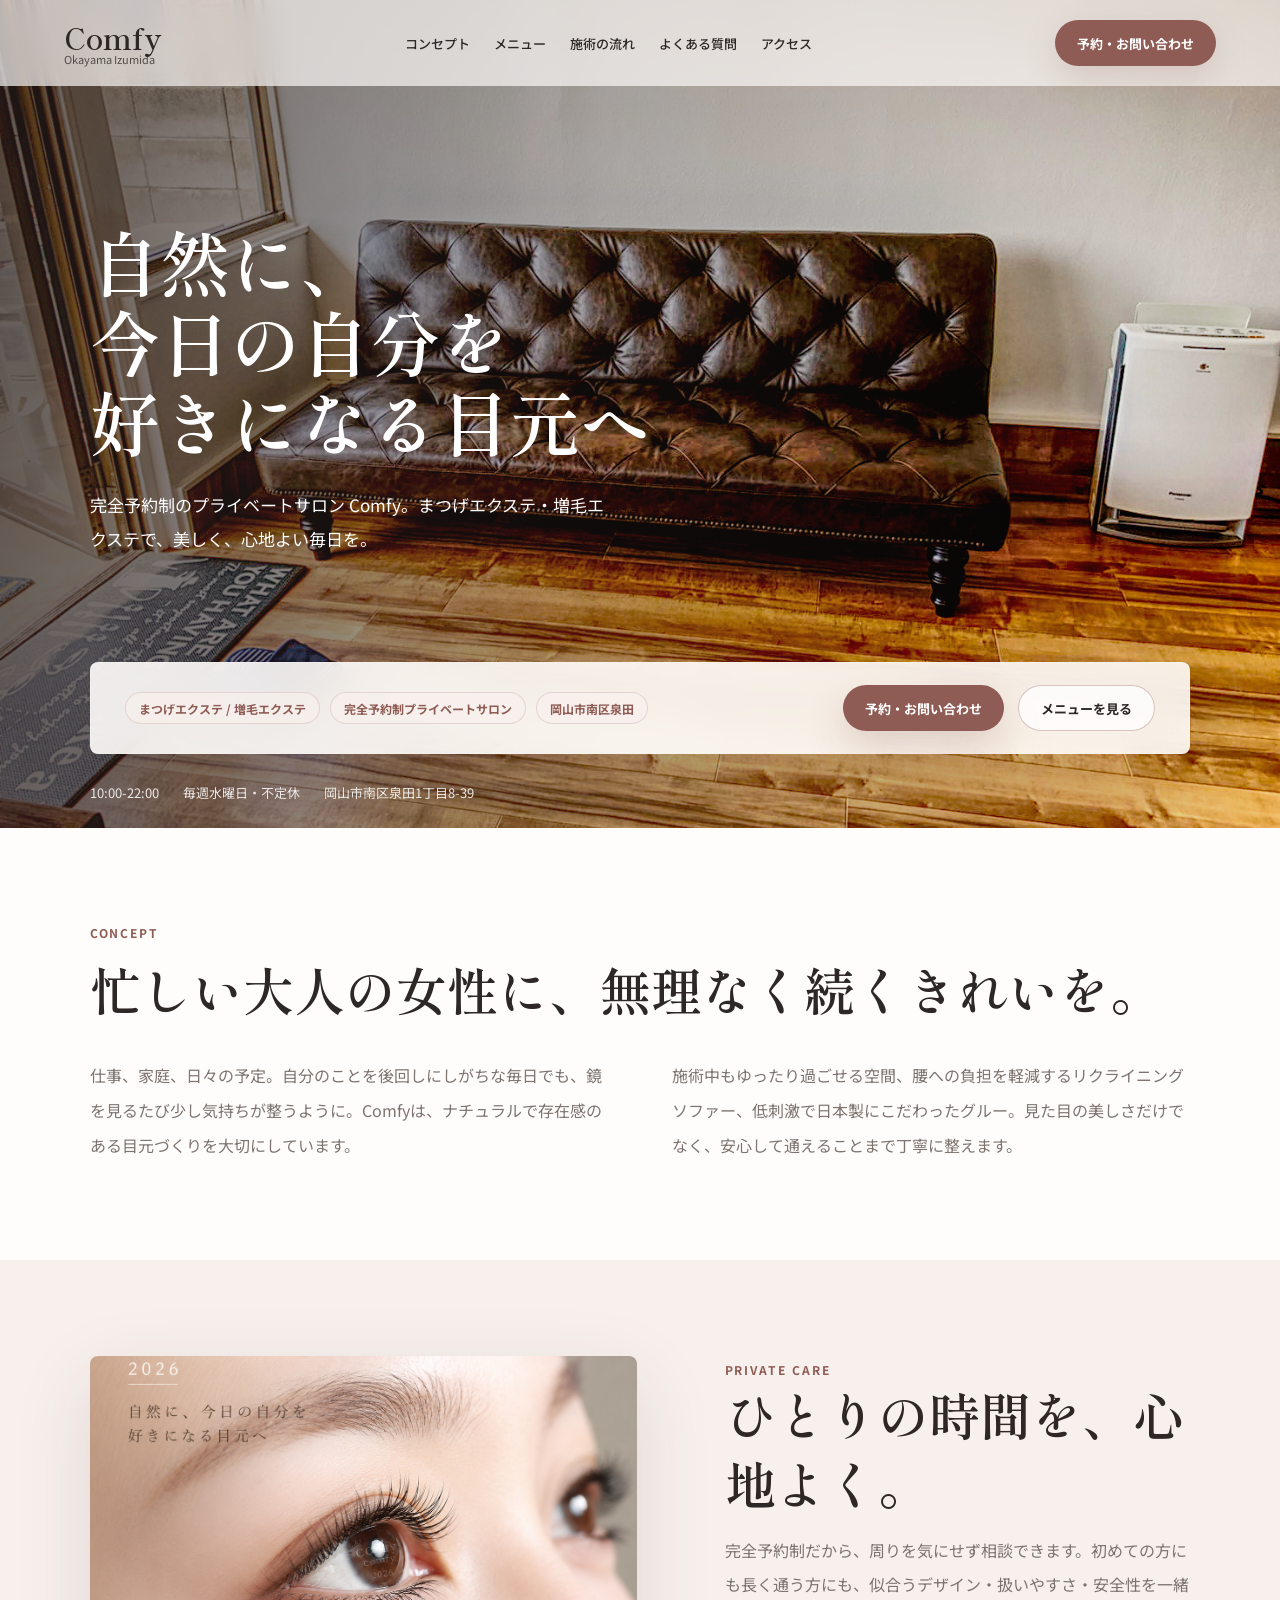
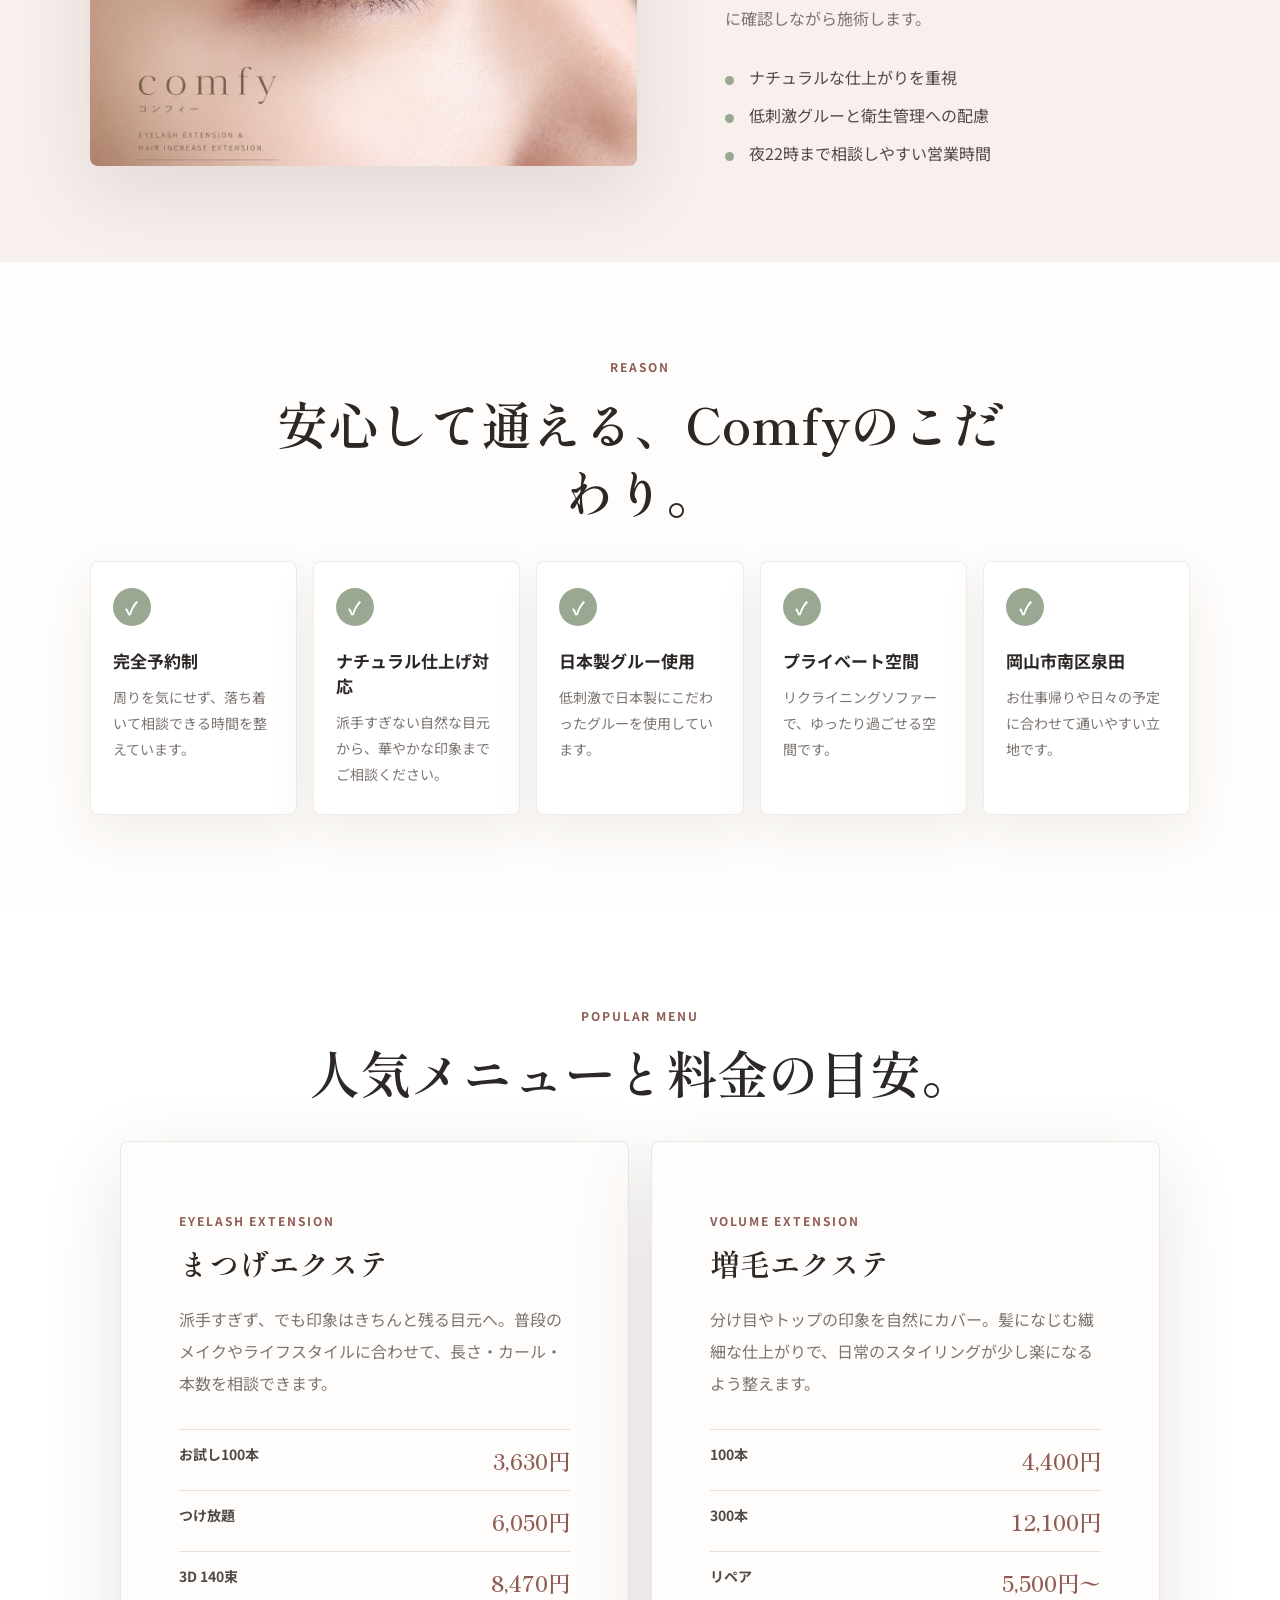
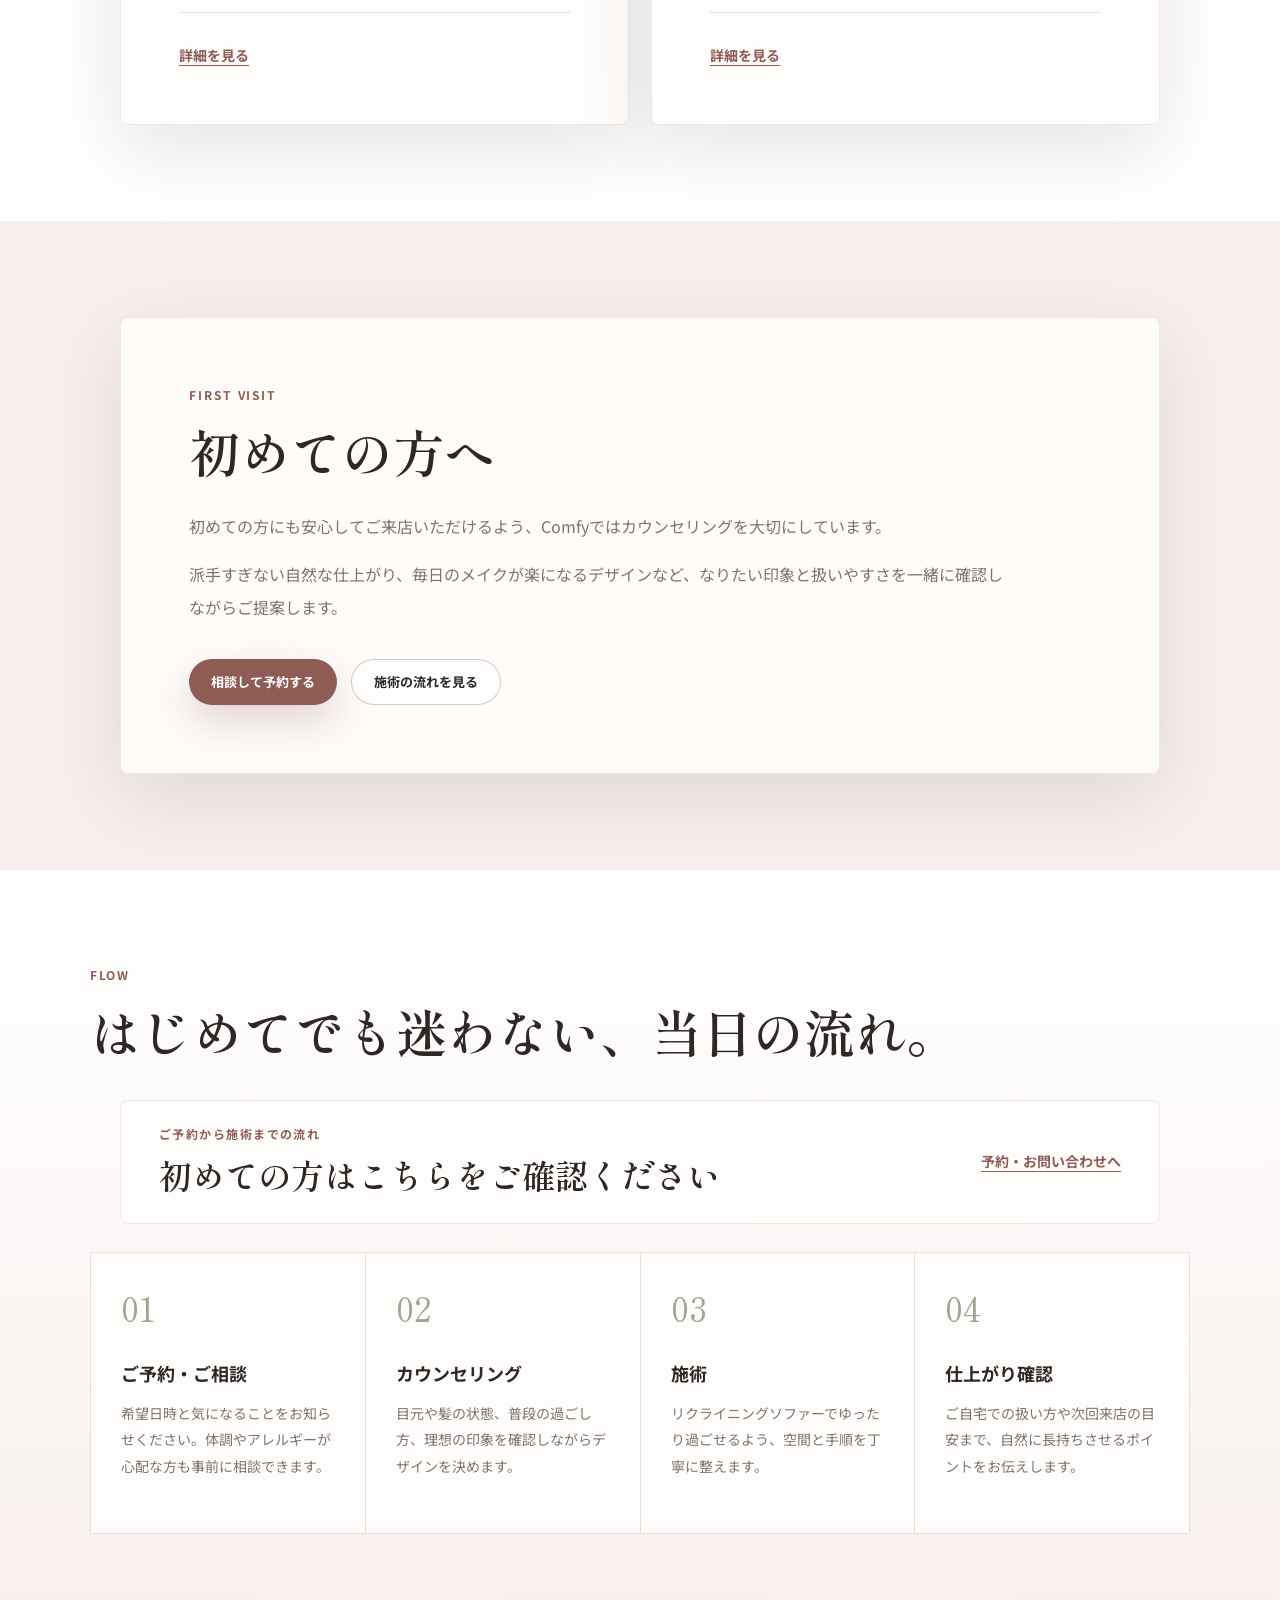
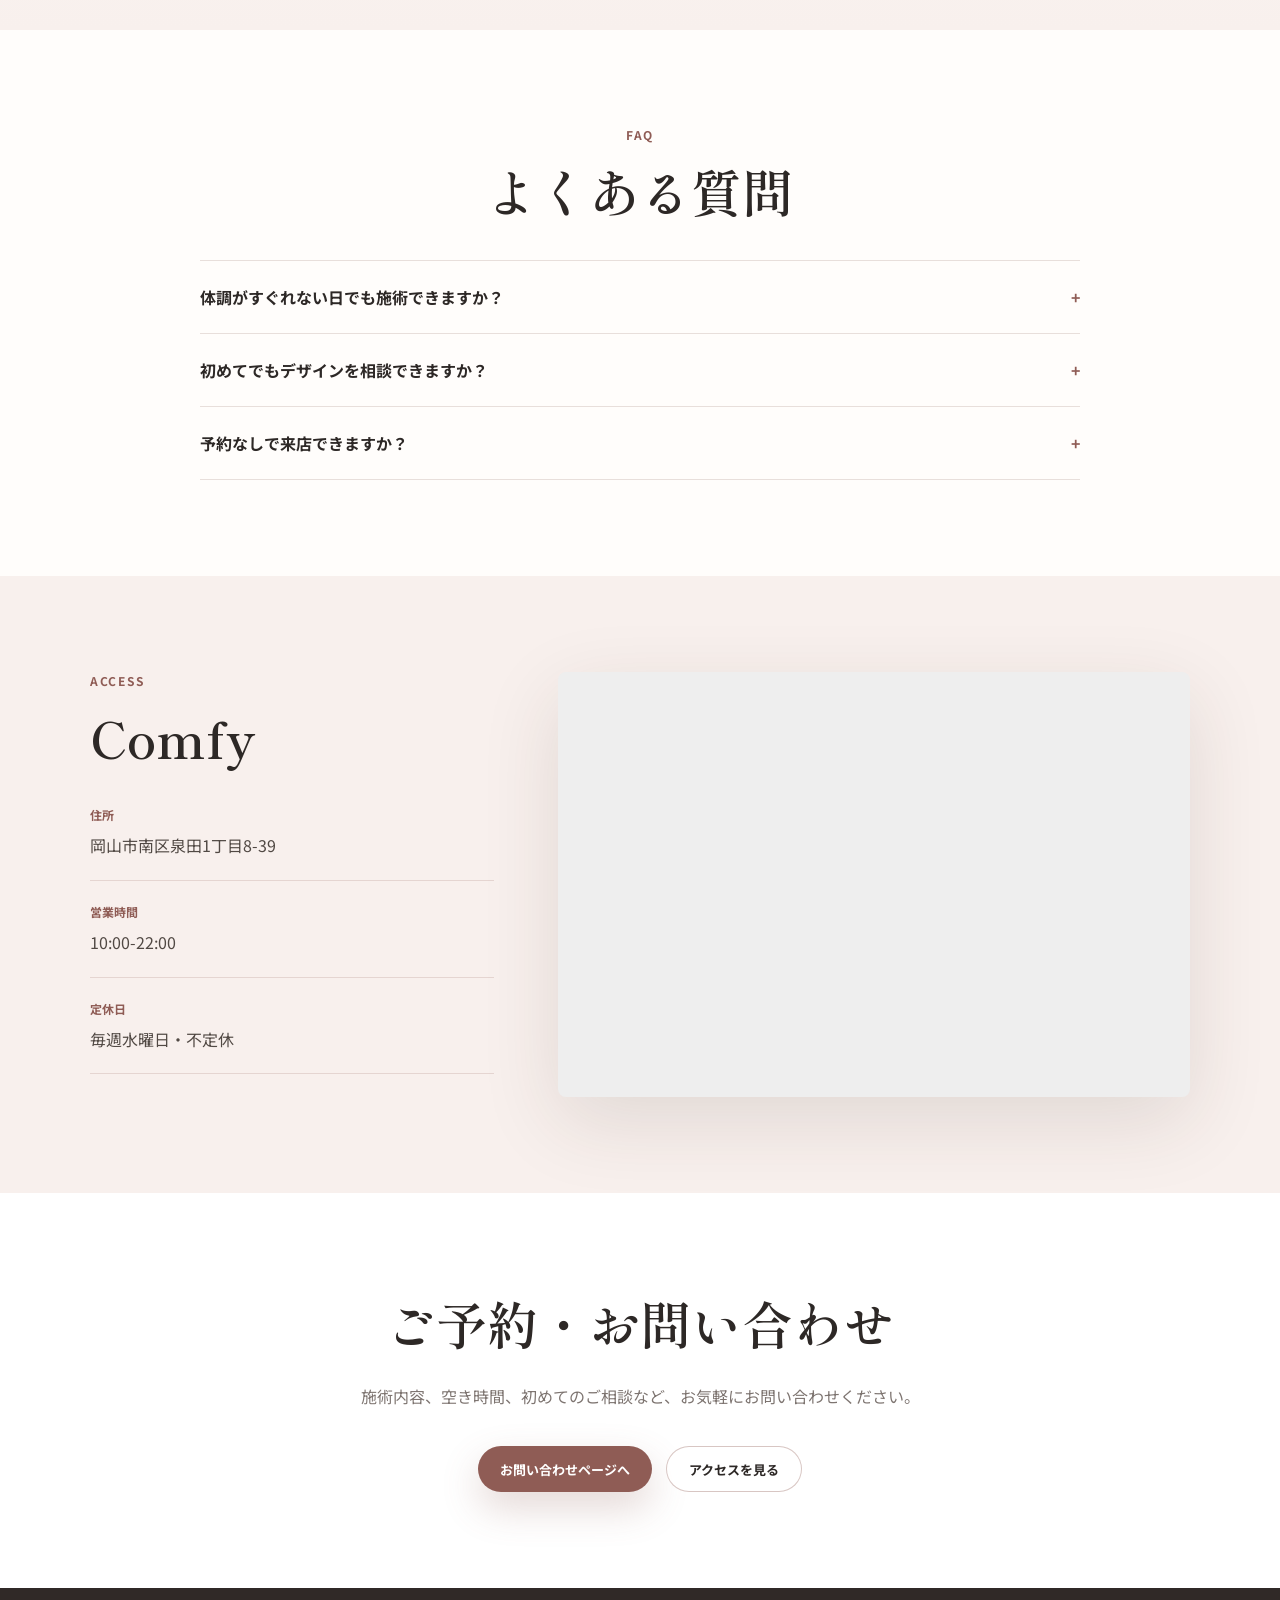
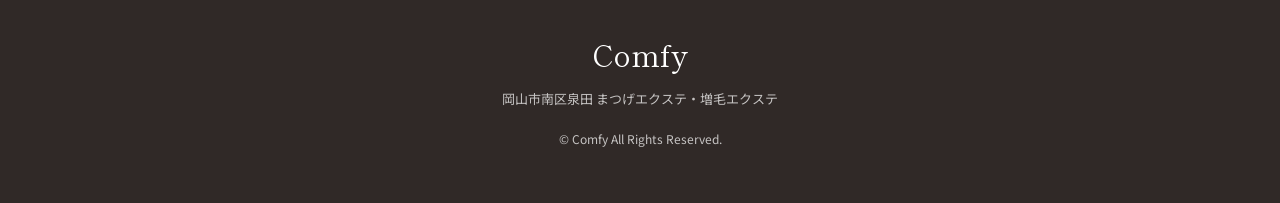
<file: index.html>
<!doctype html>
<html lang="ja">
  <head>
    <meta charset="utf-8">
    <meta name="viewport" content="width=device-width, initial-scale=1">
    <title>岡山市南区のまつげエクステ・増毛エクステなら Comfy</title>
    <meta name="description" content="岡山市南区泉田の完全予約制プライベートサロン Comfy。まつげエクステ・増毛エクステで、自然に今日の自分を好きになれる目元へ。">
    <link rel="canonical" href="https://comfy.girly.jp/">
    <meta property="og:site_name" content="Comfy">
    <meta property="og:type" content="website">
    <meta property="og:title" content="岡山市南区のまつげエクステ・増毛エクステなら Comfy">
    <meta property="og:description" content="岡山市南区泉田の完全予約制プライベートサロン。まつげエクステ・増毛エクステで自然な美しさを整えます。">
    <meta property="og:url" content="https://comfy.girly.jp/">
    <meta property="og:image" content="https://comfy.girly.jp/assets/comfy-hero.jpg">
    <meta property="og:locale" content="ja_JP">
    <meta name="twitter:card" content="summary_large_image">
    <meta name="twitter:title" content="岡山市南区のまつげエクステ・増毛エクステなら Comfy">
    <meta name="twitter:description" content="岡山市南区泉田の完全予約制プライベートサロン。まつげエクステ・増毛エクステで自然な美しさを整えます。">
    <meta name="twitter:image" content="https://comfy.girly.jp/assets/comfy-hero.jpg">
    <meta name="theme-color" content="#b9847a">
    <link rel="preconnect" href="https://fonts.googleapis.com">
    <link rel="preconnect" href="https://fonts.gstatic.com" crossorigin>
    <link href="https://fonts.googleapis.com/css2?family=Noto+Sans+JP:wght@400;500;700&family=Shippori+Mincho:wght@500;600&display=swap" rel="stylesheet">
    <link rel="stylesheet" href="styles.css">
  </head>
  <body class="has-mobile-cta">
    <header class="site-header" data-header>
      <a class="brand" href="index.html#top" aria-label="Comfy トップへ">
        <span class="brand-mark">Comfy</span>
        <span class="brand-place">Okayama Izumida</span>
      </a>
      <button class="nav-toggle" type="button" aria-label="メニューを開く" aria-expanded="false" data-nav-toggle>
        <span></span>
        <span></span>
      </button>
      <nav class="site-nav" data-nav>
        <a href="index.html#concept">コンセプト</a>
        <a href="index.html#menu">メニュー</a>
        <a href="index.html#flow">施術の流れ</a>
        <a href="index.html#faq">よくある質問</a>
        <a href="index.html#access">アクセス</a>
        <a class="nav-reserve-link" href="contact.html">予約・お問い合わせ</a>
      </nav>
      <a class="header-cta" href="contact.html">予約・お問い合わせ</a>
    </header>

    <main id="top">
      <section class="hero">
        <div class="hero-media" aria-hidden="true">
          <img src="assets/comfy-hero.jpg" alt="">
        </div>
        <div class="hero-content" aria-label="Comfy サロン概要">
          <h1>自然に、<br class="mobile-only-br">今日の自分を<br>好きになる目元へ</h1>
          <p class="hero-copy">完全予約制のプライベートサロン Comfy。まつげエクステ・増毛エクステで、美しく、心地よい毎日を。</p>
        </div>
        <div class="mobile-hero-content" aria-label="Comfy スマホ用サロン概要">
          <p class="mobile-hero-title">自然に、<br>今日の自分を<br>好きになる目元へ</p>
          <p class="mobile-hero-script">Eyelash Extension &amp;<br>Hair Increase Extension</p>
          <p class="mobile-hero-copy">完全予約制のプライベートサロン Comfy。<br>まつげエクステ・増毛エクステで、<br>美しく、心地よい毎日を。</p>
          <div class="mobile-hero-points" aria-label="サービスの特徴">
            <article>
              <span><img src="assets/images/comfy-icon-eyelash.png" alt=""></span>
              <h2>まつげエクステ</h2>
              <p>ナチュラルから華やかまで<br>理想の目元に</p>
            </article>
            <article>
              <span><img src="assets/images/comfy-icon-volume.png" alt=""></span>
              <h2>増毛エクステ</h2>
              <p>自然にボリュームアップ<br>気になる部分をカバー</p>
            </article>
            <article>
              <span><img src="assets/images/comfy-icon-private.png" alt=""></span>
              <h2>完全予約制</h2>
              <p>落ち着いたプライベート空間で<br>ゆったり施術</p>
            </article>
          </div>
          <div class="mobile-hero-actions">
            <a class="mobile-hero-button mobile-hero-button-primary" href="contact.html">予約・お問い合わせ<span aria-hidden="true">›</span></a>
            <a class="mobile-hero-button mobile-hero-button-secondary" href="#menu">メニューを見る<span aria-hidden="true">›</span></a>
          </div>
          <div class="mobile-hero-meta" aria-label="店舗情報">
            <span>岡山市南区泉田</span>
            <span>10:00-22:00（不定休）</span>
          </div>
        </div>
        <div class="hero-action-panel">
          <div class="hero-tags" aria-label="サロン概要">
            <span>まつげエクステ / 増毛エクステ</span>
            <span>完全予約制プライベートサロン</span>
            <span>岡山市南区泉田</span>
          </div>
          <div class="hero-actions">
            <a class="button button-primary" href="contact.html">予約・お問い合わせ</a>
            <a class="button button-secondary" href="#menu">メニューを見る</a>
          </div>
        </div>
        <div class="hero-note">
          <span>10:00-22:00</span>
          <span>毎週水曜日・不定休</span>
          <span>岡山市南区泉田1丁目8-39</span>
        </div>
      </section>

      <section class="intro" id="concept">
        <div class="section-heading">
          <span>Concept</span>
          <h2>忙しい大人の女性に、無理なく続くきれいを。</h2>
        </div>
        <div class="intro-grid">
          <p>仕事、家庭、日々の予定。自分のことを後回しにしがちな毎日でも、鏡を見るたび少し気持ちが整うように。Comfyは、ナチュラルで存在感のある目元づくりを大切にしています。</p>
          <p>施術中もゆったり過ごせる空間、腰への負担を軽減するリクライニングソファー、低刺激で日本製にこだわったグルー。見た目の美しさだけでなく、安心して通えることまで丁寧に整えます。</p>
        </div>
      </section>

      <section class="split-section">
        <div class="split-image">
          <img src="assets/images/comfy-concept20260510.png" alt="Comfyのサロンイメージ">
        </div>
        <div class="split-copy">
          <span>Private care</span>
          <h2>ひとりの時間を、心地よく。</h2>
          <p>完全予約制だから、周りを気にせず相談できます。初めての方にも長く通う方にも、似合うデザイン・扱いやすさ・安全性を一緒に確認しながら施術します。</p>
          <ul class="feature-list">
            <li>ナチュラルな仕上がりを重視</li>
            <li>低刺激グルーと衛生管理への配慮</li>
            <li>夜22時まで相談しやすい営業時間</li>
          </ul>
        </div>
      </section>

      <section class="trust-section" aria-labelledby="trust-title">
        <div class="section-heading section-heading-center">
          <span>Reason</span>
          <h2 id="trust-title">安心して通える、Comfyのこだわり。</h2>
        </div>
        <div class="trust-grid">
          <article class="trust-card">
            <span class="trust-icon">✓</span>
            <h3>完全予約制</h3>
            <p>周りを気にせず、落ち着いて相談できる時間を整えています。</p>
          </article>
          <article class="trust-card">
            <span class="trust-icon">✓</span>
            <h3>ナチュラル仕上げ対応</h3>
            <p>派手すぎない自然な目元から、華やかな印象までご相談ください。</p>
          </article>
          <article class="trust-card">
            <span class="trust-icon">✓</span>
            <h3>日本製グルー使用</h3>
            <p>低刺激で日本製にこだわったグルーを使用しています。</p>
          </article>
          <article class="trust-card">
            <span class="trust-icon">✓</span>
            <h3>プライベート空間</h3>
            <p>リクライニングソファーで、ゆったり過ごせる空間です。</p>
          </article>
          <article class="trust-card">
            <span class="trust-icon">✓</span>
            <h3>岡山市南区泉田</h3>
            <p>お仕事帰りや日々の予定に合わせて通いやすい立地です。</p>
          </article>
        </div>
      </section>

      <section class="menu-section" id="menu">
        <div class="section-heading section-heading-center">
          <span>Popular menu</span>
          <h2>人気メニューと料金の目安。</h2>
        </div>
        <div class="menu-layout">
          <article class="menu-item">
            <div>
              <p class="menu-kana">Eyelash extension</p>
              <h3>まつげエクステ</h3>
              <p>派手すぎず、でも印象はきちんと残る目元へ。普段のメイクやライフスタイルに合わせて、長さ・カール・本数を相談できます。</p>
              <dl class="menu-price-list">
                <div>
                  <dt>お試し100本</dt>
                  <dd>3,630円</dd>
                </div>
                <div>
                  <dt>つけ放題</dt>
                  <dd>6,050円</dd>
                </div>
                <div>
                  <dt>3D 140束</dt>
                  <dd>8,470円</dd>
                </div>
              </dl>
            </div>
            <a class="menu-link" href="eyelash-price.html">詳細を見る</a>
          </article>
          <article class="menu-item">
            <div>
              <p class="menu-kana">Volume extension</p>
              <h3>増毛エクステ</h3>
              <p>分け目やトップの印象を自然にカバー。髪になじむ繊細な仕上がりで、日常のスタイリングが少し楽になるよう整えます。</p>
              <dl class="menu-price-list">
                <div>
                  <dt>100本</dt>
                  <dd>4,400円</dd>
                </div>
                <div>
                  <dt>300本</dt>
                  <dd>12,100円</dd>
                </div>
                <div>
                  <dt>リペア</dt>
                  <dd>5,500円〜</dd>
                </div>
              </dl>
            </div>
            <a class="menu-link" href="volume-price.html">詳細を見る</a>
          </article>
        </div>
      </section>

      <section class="first-visit-section">
        <div class="first-visit-card">
          <div class="section-heading">
            <span>First visit</span>
            <h2>初めての方へ</h2>
          </div>
          <p>初めての方にも安心してご来店いただけるよう、Comfyではカウンセリングを大切にしています。</p>
          <p>派手すぎない自然な仕上がり、毎日のメイクが楽になるデザインなど、なりたい印象と扱いやすさを一緒に確認しながらご提案します。</p>
          <div class="first-visit-actions">
            <a class="button button-primary" href="contact.html">相談して予約する</a>
            <a class="button button-secondary" href="#flow">施術の流れを見る</a>
          </div>
        </div>
      </section>

      <section class="flow-section" id="flow">
        <div class="section-heading">
          <span>Flow</span>
          <h2>はじめてでも迷わない、当日の流れ。</h2>
        </div>
        <div class="flow-guide-card">
          <div>
            <p class="flow-guide-label">ご予約から施術までの流れ</p>
            <h3>初めての方はこちらをご確認ください</h3>
          </div>
          <a href="contact.html">予約・お問い合わせへ</a>
        </div>
        <ol class="flow-list">
          <li>
            <span>01</span>
            <h3>ご予約・ご相談</h3>
            <p>希望日時と気になることをお知らせください。体調やアレルギーが心配な方も事前に相談できます。</p>
          </li>
          <li>
            <span>02</span>
            <h3>カウンセリング</h3>
            <p>目元や髪の状態、普段の過ごし方、理想の印象を確認しながらデザインを決めます。</p>
          </li>
          <li>
            <span>03</span>
            <h3>施術</h3>
            <p>リクライニングソファーでゆったり過ごせるよう、空間と手順を丁寧に整えます。</p>
          </li>
          <li>
            <span>04</span>
            <h3>仕上がり確認</h3>
            <p>ご自宅での扱い方や次回来店の目安まで、自然に長持ちさせるポイントをお伝えします。</p>
          </li>
        </ol>
      </section>

      <section class="faq-section" id="faq">
        <div class="section-heading section-heading-center">
          <span>FAQ</span>
          <h2>よくある質問</h2>
        </div>
        <div class="faq-list">
          <details>
            <summary>体調がすぐれない日でも施術できますか？</summary>
            <p>免疫力が低下している場合、まれにアレルギー反応が出ることがあります。心配な方は事前にお問い合わせください。</p>
          </details>
          <details>
            <summary>初めてでもデザインを相談できますか？</summary>
            <p>はい。普段のメイク、希望の印象、扱いやすさを伺いながら自然に見えるデザインを提案します。</p>
          </details>
          <details>
            <summary>予約なしで来店できますか？</summary>
            <p>完全予約制です。ご来店前に予約・お問い合わせをお願いします。</p>
          </details>
        </div>
      </section>

      <section class="access-section" id="access">
        <div class="access-copy">
          <div class="section-heading">
            <span>Access</span>
            <h2>Comfy</h2>
          </div>
          <dl class="info-list">
            <div>
              <dt>住所</dt>
              <dd>岡山市南区泉田1丁目8-39</dd>
            </div>
            <div>
              <dt>営業時間</dt>
              <dd>10:00-22:00</dd>
            </div>
            <div>
              <dt>定休日</dt>
              <dd>毎週水曜日・不定休</dd>
            </div>
          </dl>
        </div>
        <div class="map-panel">
          <iframe title="Comfy 周辺地図" src="https://www.google.com/maps?q=%E5%B2%A1%E5%B1%B1%E5%B8%82%E5%8D%97%E5%8C%BA%E6%B3%89%E7%94%B01%E4%B8%81%E7%9B%AE8-39&output=embed" loading="lazy" referrerpolicy="no-referrer-when-downgrade"></iframe>
        </div>
      </section>

      <section class="reserve-section" id="reserve">
        <h2>ご予約・お問い合わせ</h2>
        <p>施術内容、空き時間、初めてのご相談など、お気軽にお問い合わせください。</p>
        <div class="reserve-actions">
          <a class="button button-primary" href="contact.html">お問い合わせページへ</a>
          <a class="button button-secondary" href="https://www.google.com/maps/search/?api=1&query=%E5%B2%A1%E5%B1%B1%E5%B8%82%E5%8D%97%E5%8C%BA%E6%B3%89%E7%94%B01%E4%B8%81%E7%9B%AE8-39" target="_blank" rel="noopener">アクセスを見る</a>
        </div>
      </section>
    </main>

    <footer class="site-footer">
      <p class="footer-brand">Comfy</p>
      <p>岡山市南区泉田 まつげエクステ・増毛エクステ</p>
      <p class="copyright">© Comfy All Rights Reserved.</p>
    </footer>

    <div class="mobile-fixed-cta" aria-label="固定予約導線">
      <a class="mobile-fixed-primary" href="contact.html">予約・お問い合わせ</a>
      <a href="#menu">メニュー</a>
    </div>

    <script src="script.js"></script>
  </body>
</html>
</file>
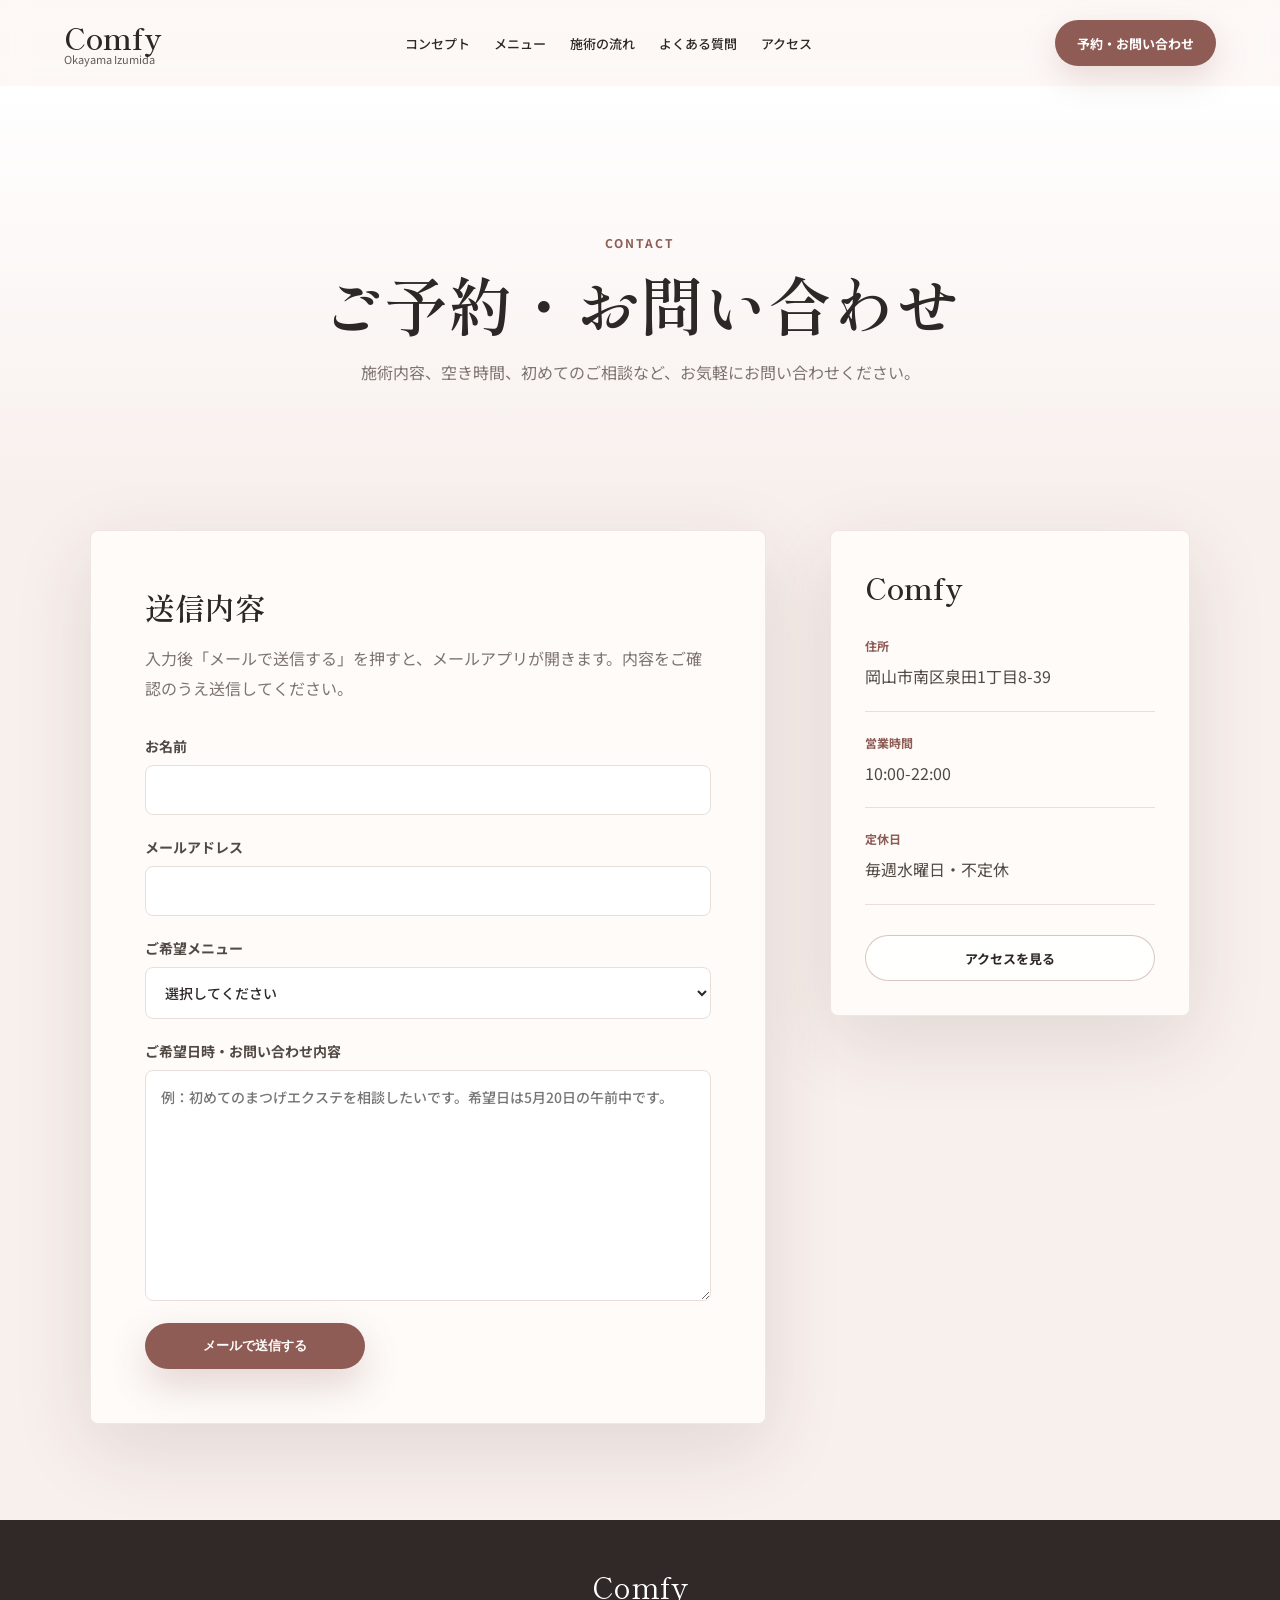
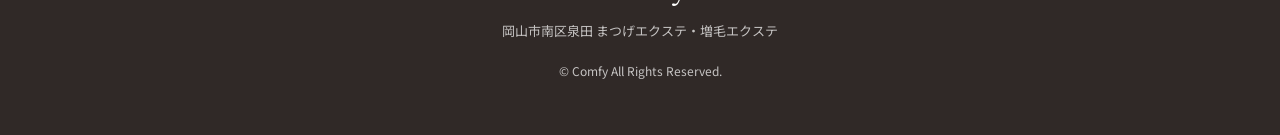
<file: contact.html>
<!doctype html>
<html lang="ja">
  <head>
    <meta charset="utf-8">
    <meta name="viewport" content="width=device-width, initial-scale=1">
    <title>お問い合わせ | Comfy</title>
    <meta name="description" content="岡山市南区泉田のまつげエクステ・増毛エクステサロン Comfy へのご予約・お問い合わせページです。">
    <link rel="canonical" href="https://comfy.girly.jp/contact.html">
    <meta property="og:site_name" content="Comfy">
    <meta property="og:type" content="article">
    <meta property="og:title" content="お問い合わせ | Comfy">
    <meta property="og:description" content="施術内容、空き時間、初めてのご相談など、お気軽にお問い合わせください。">
    <meta property="og:url" content="https://comfy.girly.jp/contact.html">
    <meta property="og:image" content="https://comfy.girly.jp/assets/comfy-hero.jpg">
    <meta property="og:locale" content="ja_JP">
    <meta name="twitter:card" content="summary_large_image">
    <meta name="twitter:title" content="お問い合わせ | Comfy">
    <meta name="twitter:description" content="施術内容、空き時間、初めてのご相談など、お気軽にお問い合わせください。">
    <meta name="twitter:image" content="https://comfy.girly.jp/assets/comfy-hero.jpg">
    <meta name="theme-color" content="#b9847a">
    <link rel="preconnect" href="https://fonts.googleapis.com">
    <link rel="preconnect" href="https://fonts.gstatic.com" crossorigin>
    <link href="https://fonts.googleapis.com/css2?family=Noto+Sans+JP:wght@400;500;700&family=Shippori+Mincho:wght@500;600&display=swap" rel="stylesheet">
    <link rel="stylesheet" href="styles.css">
  </head>
  <body class="subpage">
    <header class="site-header sub-header is-scrolled" data-header>
      <a class="brand" href="index.html#top" aria-label="Comfy トップへ">
        <span class="brand-mark">Comfy</span>
        <span class="brand-place">Okayama Izumida</span>
      </a>
      <button class="nav-toggle" type="button" aria-label="メニューを開く" aria-expanded="false" data-nav-toggle>
        <span></span>
        <span></span>
      </button>
      <nav class="site-nav" data-nav>
        <a href="index.html#concept">コンセプト</a>
        <a href="index.html#menu">メニュー</a>
        <a href="index.html#flow">施術の流れ</a>
        <a href="index.html#faq">よくある質問</a>
        <a href="index.html#access">アクセス</a>
        <a class="nav-reserve-link" href="contact.html">予約・お問い合わせ</a>
      </nav>
      <a class="header-cta" href="contact.html">予約・お問い合わせ</a>
    </header>

    <main>
      <section class="page-hero">
        <div class="section-heading section-heading-center">
          <span>Contact</span>
          <h1>ご予約・お問い合わせ</h1>
          <p>施術内容、空き時間、初めてのご相談など、お気軽にお問い合わせください。</p>
        </div>
      </section>

      <section class="contact-section">
        <div class="contact-layout">
          <div class="contact-panel">
            <h2>送信内容</h2>
            <p>入力後「メールで送信する」を押すと、メールアプリが開きます。内容をご確認のうえ送信してください。</p>
            <form class="contact-form" data-contact-form data-contact-email="info@comfy.girly.jp">
              <label>
                お名前
                <input type="text" name="お名前" autocomplete="name" required>
              </label>
              <label>
                メールアドレス
                <input type="email" name="メールアドレス" autocomplete="email" required>
              </label>
              <label>
                ご希望メニュー
                <select name="ご希望メニュー">
                  <option value="">選択してください</option>
                  <option value="まつげエクステ">まつげエクステ</option>
                  <option value="まつげエクステ料金を見た">まつげエクステ料金を見た</option>
                  <option value="増毛エクステ">増毛エクステ</option>
                  <option value="増毛エクステンション価格表を見た">増毛エクステンション価格表を見た</option>
                  <option value="相談して決めたい">相談して決めたい</option>
                </select>
              </label>
              <label>
                ご希望日時・お問い合わせ内容
                <textarea name="お問い合わせ内容" rows="8" required placeholder="例：初めてのまつげエクステを相談したいです。希望日は5月20日の午前中です。"></textarea>
              </label>
              <button class="button button-primary form-button" type="submit">メールで送信する</button>
            </form>
          </div>

          <aside class="contact-info">
            <h2>Comfy</h2>
            <dl class="info-list">
              <div>
                <dt>住所</dt>
                <dd>岡山市南区泉田1丁目8-39</dd>
              </div>
              <div>
                <dt>営業時間</dt>
                <dd>10:00-22:00</dd>
              </div>
              <div>
                <dt>定休日</dt>
                <dd>毎週水曜日・不定休</dd>
              </div>
            </dl>
            <a class="button button-secondary contact-back" href="https://www.google.com/maps/search/?api=1&query=%E5%B2%A1%E5%B1%B1%E5%B8%82%E5%8D%97%E5%8C%BA%E6%B3%89%E7%94%B01%E4%B8%81%E7%9B%AE8-39" target="_blank" rel="noopener">アクセスを見る</a>
          </aside>
        </div>
      </section>
    </main>

    <footer class="site-footer">
      <p class="footer-brand">Comfy</p>
      <p>岡山市南区泉田 まつげエクステ・増毛エクステ</p>
      <p class="copyright">© Comfy All Rights Reserved.</p>
    </footer>

    <script src="script.js"></script>
  </body>
</html>
</file>
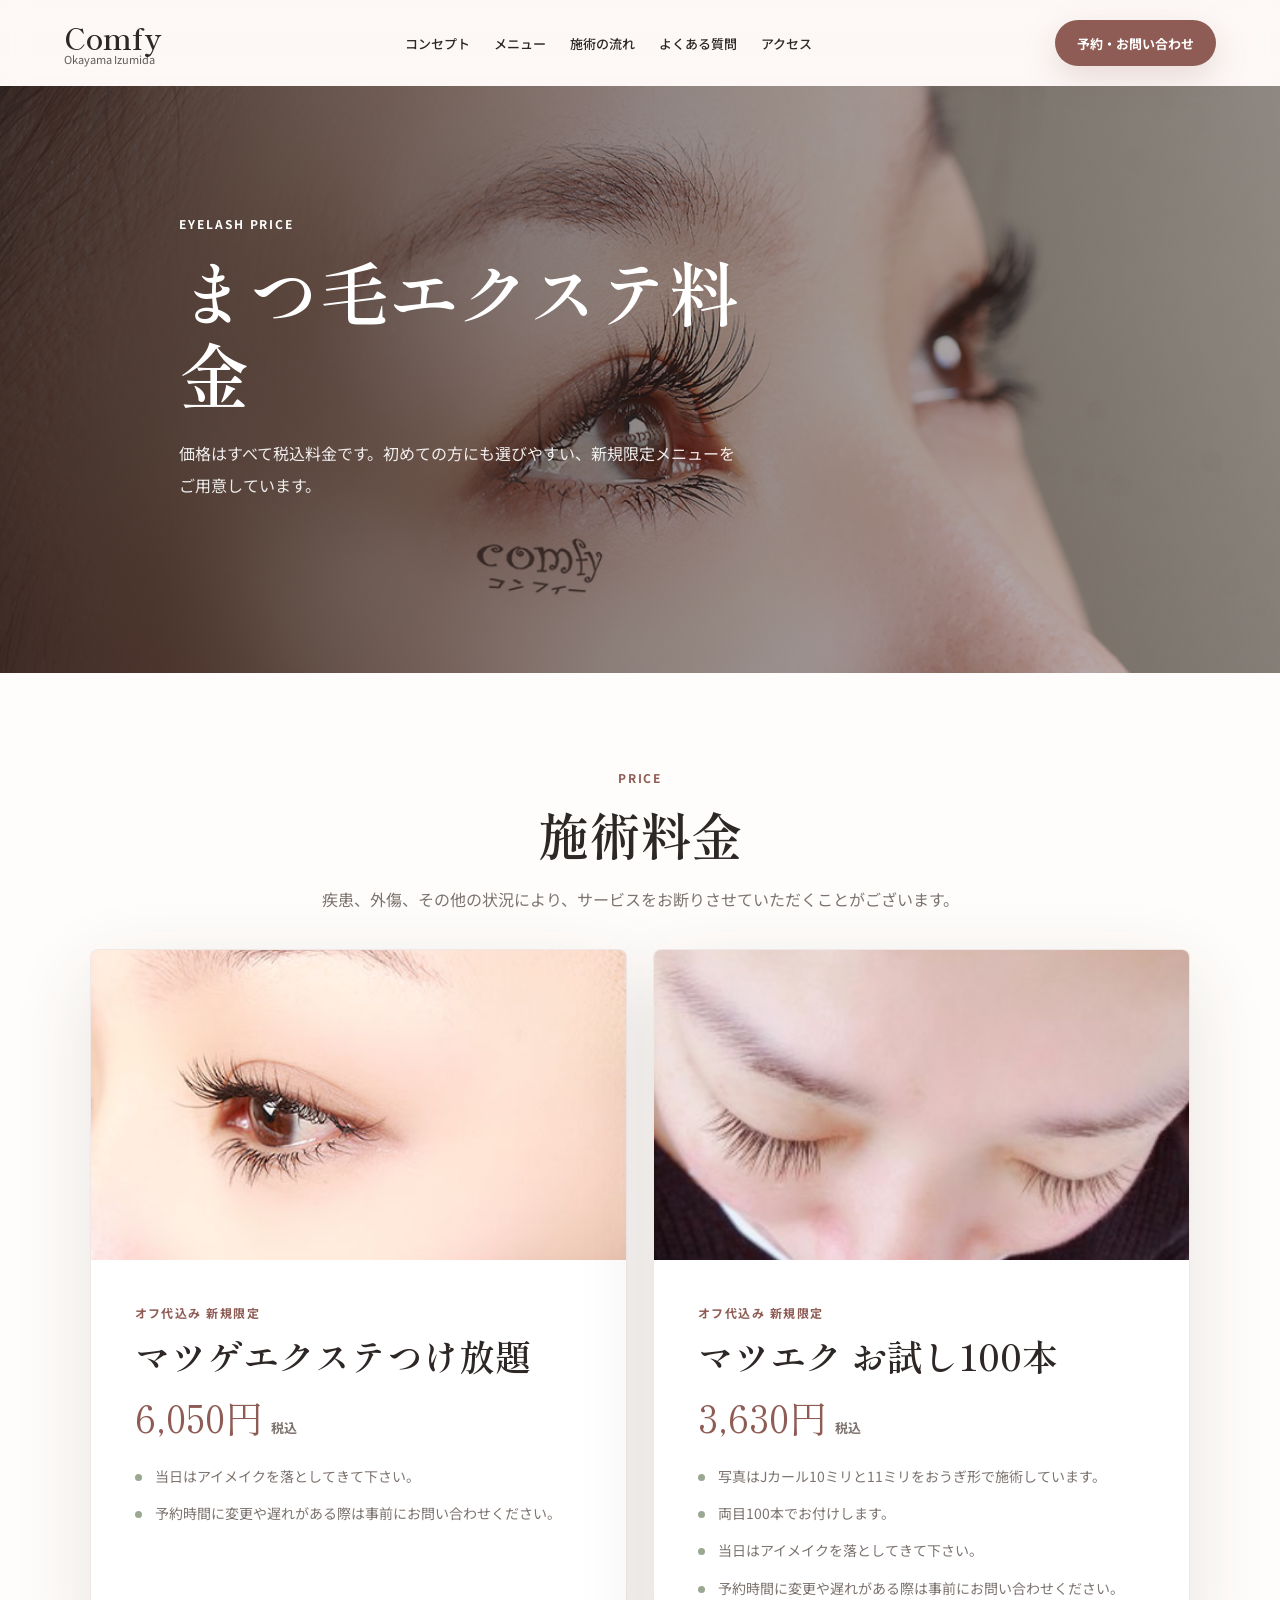
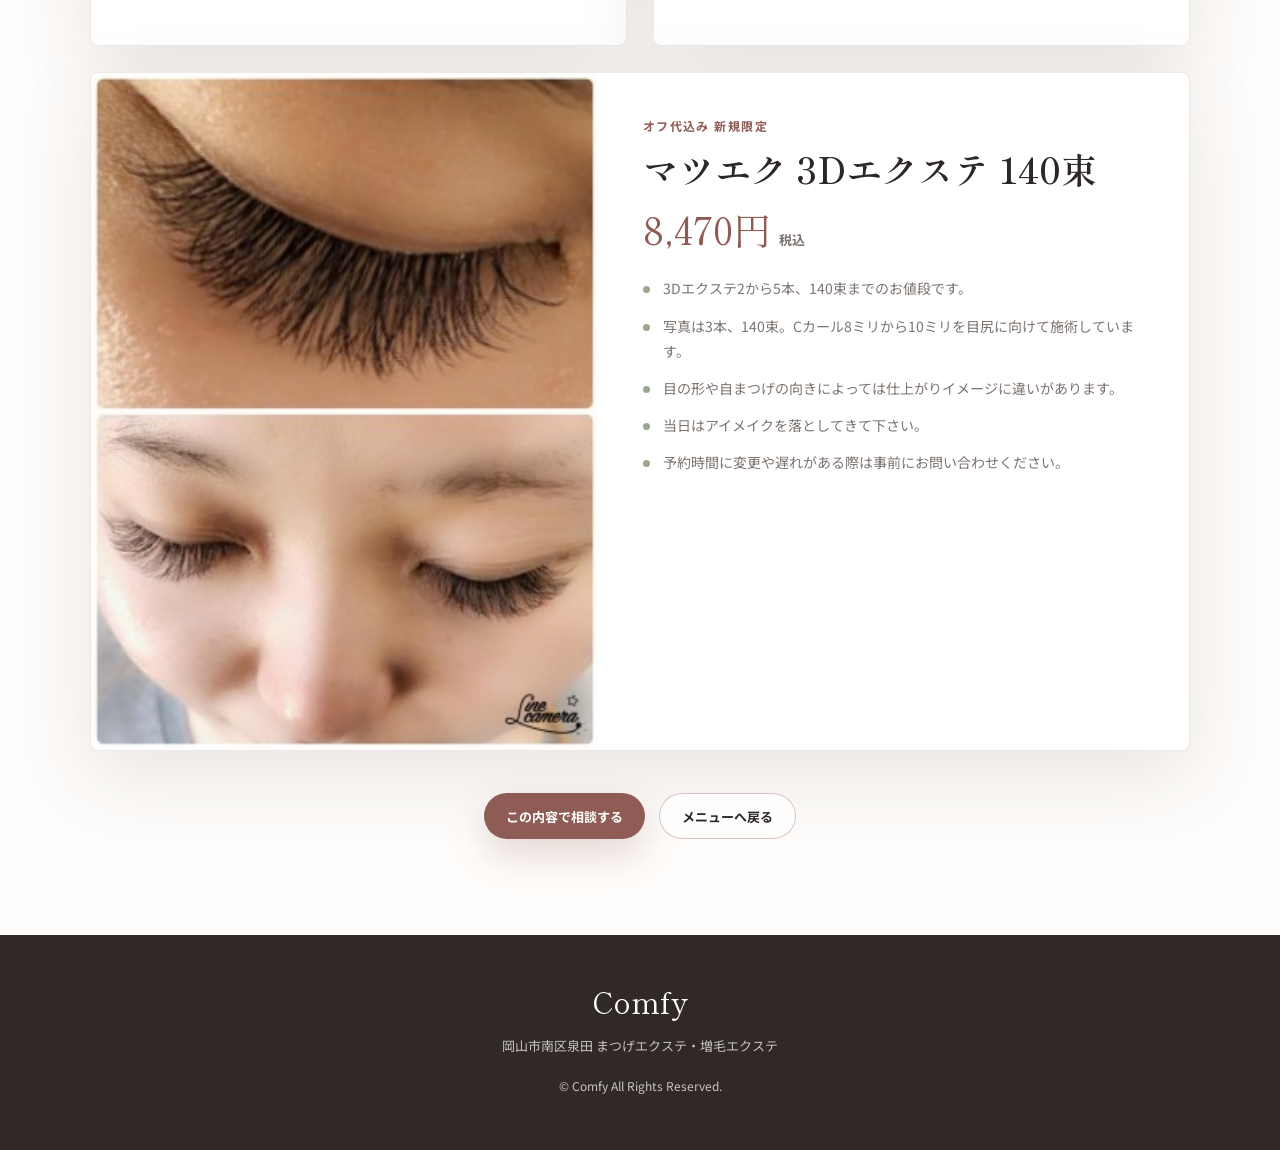
<file: eyelash-price.html>
<!doctype html>
<html lang="ja">
  <head>
    <meta charset="utf-8">
    <meta name="viewport" content="width=device-width, initial-scale=1">
    <title>まつ毛エクステ料金 | Comfy</title>
    <meta name="description" content="岡山市南区泉田のまつげエクステサロン Comfy のまつ毛エクステ料金ページです。新規限定メニュー、つけ放題、お試し100本、3Dエクステをご案内します。">
    <link rel="canonical" href="https://comfy.girly.jp/eyelash-price.html">
    <meta property="og:site_name" content="Comfy">
    <meta property="og:type" content="article">
    <meta property="og:title" content="まつ毛エクステ料金 | Comfy">
    <meta property="og:description" content="新規限定メニュー、つけ放題、お試し100本、3Dエクステをご案内します。">
    <meta property="og:url" content="https://comfy.girly.jp/eyelash-price.html">
    <meta property="og:image" content="https://comfy.girly.jp/assets/images/1180-550-index2-1.png">
    <meta property="og:locale" content="ja_JP">
    <meta name="twitter:card" content="summary_large_image">
    <meta name="twitter:title" content="まつ毛エクステ料金 | Comfy">
    <meta name="twitter:description" content="新規限定メニュー、つけ放題、お試し100本、3Dエクステをご案内します。">
    <meta name="twitter:image" content="https://comfy.girly.jp/assets/images/1180-550-index2-1.png">
    <meta name="theme-color" content="#b9847a">
    <link rel="preconnect" href="https://fonts.googleapis.com">
    <link rel="preconnect" href="https://fonts.gstatic.com" crossorigin>
    <link href="https://fonts.googleapis.com/css2?family=Noto+Sans+JP:wght@400;500;700&family=Shippori+Mincho:wght@500;600&display=swap" rel="stylesheet">
    <link rel="stylesheet" href="styles.css">
  </head>
  <body class="subpage">
    <header class="site-header sub-header is-scrolled" data-header>
      <a class="brand" href="index.html#top" aria-label="Comfy トップへ">
        <span class="brand-mark">Comfy</span>
        <span class="brand-place">Okayama Izumida</span>
      </a>
      <button class="nav-toggle" type="button" aria-label="メニューを開く" aria-expanded="false" data-nav-toggle>
        <span></span>
        <span></span>
      </button>
      <nav class="site-nav" data-nav>
        <a href="index.html#concept">コンセプト</a>
        <a href="index.html#menu">メニュー</a>
        <a href="index.html#flow">施術の流れ</a>
        <a href="index.html#faq">よくある質問</a>
        <a href="index.html#access">アクセス</a>
        <a class="nav-reserve-link" href="contact.html">予約・お問い合わせ</a>
      </nav>
      <a class="header-cta" href="contact.html">予約・お問い合わせ</a>
    </header>

    <main>
      <section class="price-hero">
        <img src="assets/images/1180-550-index2-1.png" alt="まつ毛エクステの施術イメージ">
        <div class="price-hero-copy">
          <span>Eyelash price</span>
          <h1>まつ毛エクステ料金</h1>
          <p>価格はすべて税込料金です。初めての方にも選びやすい、新規限定メニューをご用意しています。</p>
        </div>
      </section>

      <section class="price-section">
        <div class="section-heading section-heading-center">
          <span>Price</span>
          <h2>施術料金</h2>
          <p>疾患、外傷、その他の状況により、サービスをお断りさせていただくことがございます。</p>
        </div>

        <div class="price-grid">
          <article class="price-card">
            <img src="assets/images/450-330eyelash.jpg" alt="マツゲエクステつけ放題の仕上がりイメージ">
            <div class="price-card-body">
              <p class="price-label">オフ代込み 新規限定</p>
              <h3>マツゲエクステつけ放題</h3>
              <p class="price-value">6,050円<span>税込</span></p>
              <ul>
                <li>当日はアイメイクを落としてきて下さい。</li>
                <li>予約時間に変更や遅れがある際は事前にお問い合わせください。</li>
              </ul>
            </div>
          </article>

          <article class="price-card">
            <img src="assets/images/ee0f197d91f5bc691629072cefa9f1c2ab3007e360d55922ab7b6f79666375c6.jpg" alt="マツエクお試し100本の仕上がりイメージ">
            <div class="price-card-body">
              <p class="price-label">オフ代込み 新規限定</p>
              <h3>マツエク お試し100本</h3>
              <p class="price-value">3,630円<span>税込</span></p>
              <ul>
                <li>写真はJカール10ミリと11ミリをおうぎ形で施術しています。</li>
                <li>両目100本でお付けします。</li>
                <li>当日はアイメイクを落としてきて下さい。</li>
                <li>予約時間に変更や遅れがある際は事前にお問い合わせください。</li>
              </ul>
            </div>
          </article>

          <article class="price-card price-card-wide">
            <img src="assets/images/451f6a0de86e784d7c52f80b732d0fd3a0a538b73bb657f62a3c80cf7d06f907.jpg" alt="3Dエクステ140束の仕上がりイメージ">
            <div class="price-card-body">
              <p class="price-label">オフ代込み 新規限定</p>
              <h3>マツエク 3Dエクステ 140束</h3>
              <p class="price-value">8,470円<span>税込</span></p>
              <ul>
                <li>3Dエクステ2から5本、140束までのお値段です。</li>
                <li>写真は3本、140束。Cカール8ミリから10ミリを目尻に向けて施術しています。</li>
                <li>目の形や自まつげの向きによっては仕上がりイメージに違いがあります。</li>
                <li>当日はアイメイクを落としてきて下さい。</li>
                <li>予約時間に変更や遅れがある際は事前にお問い合わせください。</li>
              </ul>
            </div>
          </article>
        </div>

        <div class="price-actions">
          <a class="button button-primary" href="contact.html">この内容で相談する</a>
          <a class="button button-secondary" href="index.html#menu">メニューへ戻る</a>
        </div>
      </section>
    </main>

    <footer class="site-footer">
      <p class="footer-brand">Comfy</p>
      <p>岡山市南区泉田 まつげエクステ・増毛エクステ</p>
      <p class="copyright">© Comfy All Rights Reserved.</p>
    </footer>

    <script src="script.js"></script>
  </body>
</html>
</file>
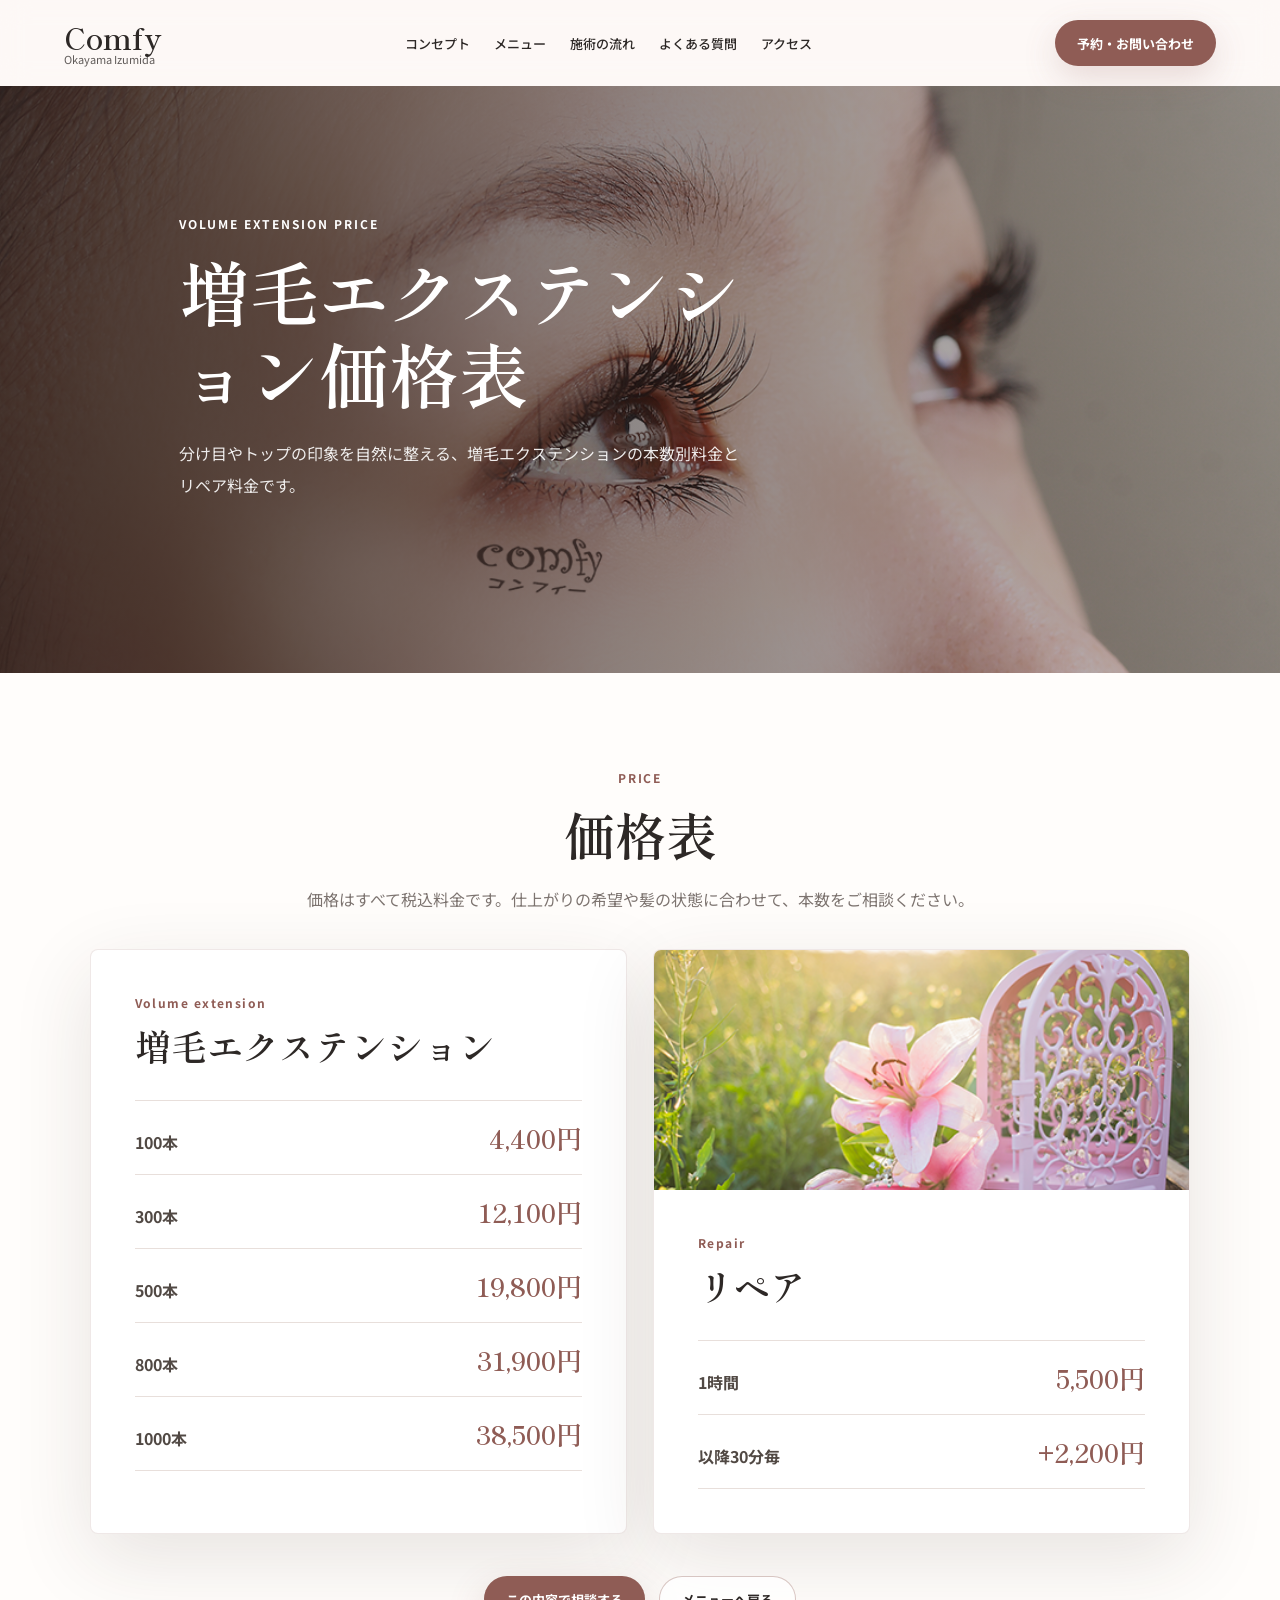
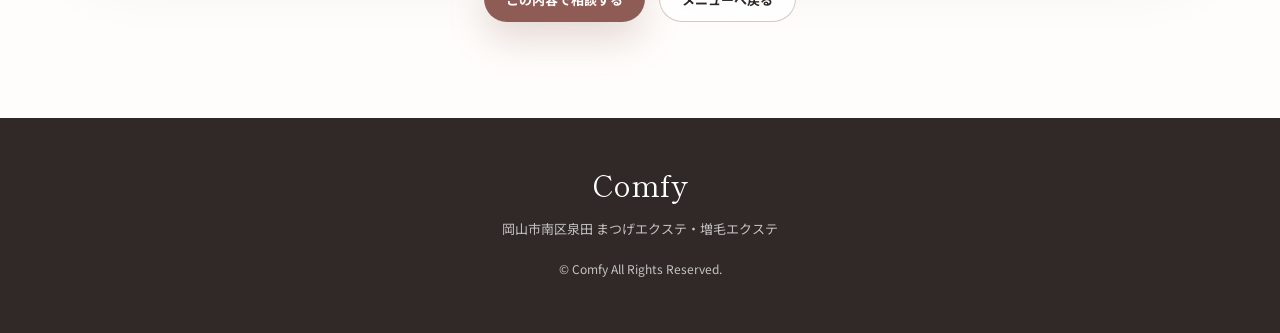
<file: volume-price.html>
<!doctype html>
<html lang="ja">
  <head>
    <meta charset="utf-8">
    <meta name="viewport" content="width=device-width, initial-scale=1">
    <title>増毛エクステンション価格表 | Comfy</title>
    <meta name="description" content="岡山市南区泉田の Comfy 増毛エクステンション価格表です。100本から1000本までの本数別料金とリペア料金をご案内します。">
    <link rel="canonical" href="https://comfy.girly.jp/volume-price.html">
    <meta property="og:site_name" content="Comfy">
    <meta property="og:type" content="article">
    <meta property="og:title" content="増毛エクステンション価格表 | Comfy">
    <meta property="og:description" content="100本から1000本までの本数別料金とリペア料金をご案内します。">
    <meta property="og:url" content="https://comfy.girly.jp/volume-price.html">
    <meta property="og:image" content="https://comfy.girly.jp/assets/images/1180-550-index2-1.png">
    <meta property="og:locale" content="ja_JP">
    <meta name="twitter:card" content="summary_large_image">
    <meta name="twitter:title" content="増毛エクステンション価格表 | Comfy">
    <meta name="twitter:description" content="100本から1000本までの本数別料金とリペア料金をご案内します。">
    <meta name="twitter:image" content="https://comfy.girly.jp/assets/images/1180-550-index2-1.png">
    <meta name="theme-color" content="#b9847a">
    <link rel="preconnect" href="https://fonts.googleapis.com">
    <link rel="preconnect" href="https://fonts.gstatic.com" crossorigin>
    <link href="https://fonts.googleapis.com/css2?family=Noto+Sans+JP:wght@400;500;700&family=Shippori+Mincho:wght@500;600&display=swap" rel="stylesheet">
    <link rel="stylesheet" href="styles.css">
  </head>
  <body class="subpage">
    <header class="site-header sub-header is-scrolled" data-header>
      <a class="brand" href="index.html#top" aria-label="Comfy トップへ">
        <span class="brand-mark">Comfy</span>
        <span class="brand-place">Okayama Izumida</span>
      </a>
      <button class="nav-toggle" type="button" aria-label="メニューを開く" aria-expanded="false" data-nav-toggle>
        <span></span>
        <span></span>
      </button>
      <nav class="site-nav" data-nav>
        <a href="index.html#concept">コンセプト</a>
        <a href="index.html#menu">メニュー</a>
        <a href="index.html#flow">施術の流れ</a>
        <a href="index.html#faq">よくある質問</a>
        <a href="index.html#access">アクセス</a>
        <a class="nav-reserve-link" href="contact.html">予約・お問い合わせ</a>
      </nav>
      <a class="header-cta" href="contact.html">予約・お問い合わせ</a>
    </header>

    <main>
      <section class="price-hero">
        <img src="assets/images/1180-550-index2-1.png" alt="増毛エクステンションの施術イメージ">
        <div class="price-hero-copy">
          <span>Volume extension price</span>
          <h1>増毛エクステンション価格表</h1>
          <p>分け目やトップの印象を自然に整える、増毛エクステンションの本数別料金とリペア料金です。</p>
        </div>
      </section>

      <section class="price-section">
        <div class="section-heading section-heading-center">
          <span>Price</span>
          <h2>価格表</h2>
          <p>価格はすべて税込料金です。仕上がりの希望や髪の状態に合わせて、本数をご相談ください。</p>
        </div>

        <div class="price-grid volume-price-grid">
          <article class="price-card table-card">
            <div class="price-card-body">
              <p class="price-label">Volume extension</p>
              <h3>増毛エクステンション</h3>
              <dl class="price-table">
                <div>
                  <dt>100本</dt>
                  <dd>4,400円</dd>
                </div>
                <div>
                  <dt>300本</dt>
                  <dd>12,100円</dd>
                </div>
                <div>
                  <dt>500本</dt>
                  <dd>19,800円</dd>
                </div>
                <div>
                  <dt>800本</dt>
                  <dd>31,900円</dd>
                </div>
                <div>
                  <dt>1000本</dt>
                  <dd>38,500円</dd>
                </div>
              </dl>
            </div>
          </article>

          <article class="price-card repair-card">
            <img src="assets/images/450-330-OM1D8I0.png" alt="リペアのイメージ">
            <div class="price-card-body">
              <p class="price-label">Repair</p>
              <h3>リペア</h3>
              <dl class="price-table">
                <div>
                  <dt>1時間</dt>
                  <dd>5,500円</dd>
                </div>
                <div>
                  <dt>以降30分毎</dt>
                  <dd>+2,200円</dd>
                </div>
              </dl>
            </div>
          </article>
        </div>

        <div class="price-actions">
          <a class="button button-primary" href="contact.html">この内容で相談する</a>
          <a class="button button-secondary" href="index.html#menu">メニューへ戻る</a>
        </div>
      </section>
    </main>

    <footer class="site-footer">
      <p class="footer-brand">Comfy</p>
      <p>岡山市南区泉田 まつげエクステ・増毛エクステ</p>
      <p class="copyright">© Comfy All Rights Reserved.</p>
    </footer>

    <script src="script.js"></script>
  </body>
</html>
</file>
<file: styles.css>
:root {
  --ink: #2d2826;
  --muted: #7d7470;
  --line: #e8dfdb;
  --paper: #fffdfb;
  --soft: #f8f0ed;
  --rose: #b9847a;
  --rose-dark: #8f5c55;
  --sage: #9aa891;
  --shadow: 0 24px 80px rgba(55, 38, 33, 0.12);
  --sans: "Noto Sans JP", system-ui, sans-serif;
  --serif: "Shippori Mincho", "Yu Mincho", serif;
}

* {
  box-sizing: border-box;
}

html {
  scroll-behavior: smooth;
}

body {
  margin: 0;
  color: var(--ink);
  background: var(--paper);
  font-family: var(--sans);
  letter-spacing: 0;
}

img {
  display: block;
  max-width: 100%;
}

a {
  color: inherit;
  text-decoration: none;
}

.site-header {
  position: fixed;
  z-index: 20;
  top: 0;
  left: 0;
  right: 0;
  display: grid;
  grid-template-columns: auto 1fr auto;
  align-items: center;
  gap: 28px;
  padding: 20px clamp(20px, 5vw, 64px);
  color: var(--ink);
  background: rgba(255, 253, 251, 0.68);
  backdrop-filter: blur(14px);
  transition: background 0.25s ease, color 0.25s ease, box-shadow 0.25s ease;
}

.site-header.is-scrolled,
.site-header.is-open {
  color: var(--ink);
  background: rgba(255, 253, 251, 0.94);
  box-shadow: 0 1px 0 var(--line);
  backdrop-filter: blur(18px);
}

.brand {
  display: grid;
  gap: 2px;
  line-height: 1;
}

.brand-mark {
  font-family: var(--serif);
  font-size: 30px;
  font-weight: 600;
}

.brand-place {
  color: currentColor;
  font-size: 11px;
  opacity: 0.76;
}

.site-nav {
  justify-self: center;
  display: flex;
  gap: 24px;
  align-items: center;
  font-size: 13px;
  font-weight: 500;
}

.nav-reserve-link {
  display: none;
}

.header-cta,
.button {
  display: inline-flex;
  min-height: 46px;
  align-items: center;
  justify-content: center;
  border-radius: 999px;
  padding: 0 22px;
  font-size: 13px;
  font-weight: 700;
  transition: transform 0.2s ease, background 0.2s ease, border-color 0.2s ease;
}

.header-cta {
  color: #fff;
  background: var(--rose);
  box-shadow: 0 12px 34px rgba(143, 92, 85, 0.2);
}

.site-header:not(.is-scrolled):not(.is-open) .header-cta {
  color: #fff;
  background: var(--rose-dark);
}

.button:hover,
.header-cta:hover {
  transform: translateY(-2px);
}

.button-primary {
  color: #fff;
  background: var(--rose-dark);
  box-shadow: 0 16px 38px rgba(143, 92, 85, 0.24);
}

.button-secondary {
  border: 1px solid rgba(143, 92, 85, 0.35);
  color: var(--ink);
  background: rgba(255, 255, 255, 0.78);
}

.nav-toggle {
  display: none;
}

.hero {
  position: relative;
  min-height: 92vh;
  display: grid;
  align-items: center;
  padding: 128px clamp(20px, 7vw, 92px) 96px;
  overflow: hidden;
  color: #fff;
}

.hero::after {
  content: "";
  position: absolute;
  inset: 0;
  background: linear-gradient(90deg, rgba(42, 31, 29, 0.72), rgba(42, 31, 29, 0.34) 47%, rgba(42, 31, 29, 0.08));
}

.hero-media {
  position: absolute;
  inset: 0;
  overflow: hidden;
}

.hero-media img {
  width: 100%;
  height: 100%;
  object-fit: cover;
  object-position: center center;
}

.hero-content {
  position: relative;
  z-index: 1;
  width: min(680px, 100%);
  transform: translateY(-42px);
}

.hero-location {
  margin: 0 0 18px;
  font-size: 14px;
  font-weight: 700;
}

.hero-action-panel {
  position: absolute;
  z-index: 2;
  left: clamp(20px, 7vw, 92px);
  right: clamp(20px, 7vw, 92px);
  bottom: 74px;
  display: flex;
  align-items: center;
  justify-content: space-between;
  gap: 22px;
  border: 1px solid rgba(255, 255, 255, 0.18);
  border-radius: 8px;
  padding: 22px clamp(20px, 4vw, 34px);
  background: rgba(255, 253, 251, 0.9);
  box-shadow: 0 24px 80px rgba(55, 38, 33, 0.18);
  backdrop-filter: blur(18px);
}

.hero-tags {
  display: flex;
  flex-wrap: wrap;
  gap: 10px;
  margin: 0;
}

.hero-tags span {
  display: inline-flex;
  align-items: center;
  min-height: 32px;
  border: 1px solid rgba(143, 92, 85, 0.18);
  border-radius: 999px;
  padding: 0 13px;
  color: var(--rose-dark);
  background: rgba(248, 240, 237, 0.76);
  font-size: 12px;
  font-weight: 700;
}

.hero h1 {
  margin: 0;
  font-family: var(--serif);
  font-size: clamp(40px, 5.5vw, 78px);
  line-height: 1.14;
  font-weight: 600;
  word-break: keep-all;
}

.hero-copy {
  width: min(520px, 100%);
  margin: 28px 0 0;
  font-size: 17px;
  line-height: 2;
}

.mobile-hero-content {
  display: none;
}

.mobile-only-br {
  display: none;
}

.hero-actions {
  flex: 0 0 auto;
  display: flex;
  flex-wrap: wrap;
  gap: 14px;
  margin-top: 0;
}

.hero-note {
  position: absolute;
  z-index: 2;
  left: clamp(20px, 7vw, 92px);
  right: clamp(20px, 7vw, 92px);
  bottom: 26px;
  display: flex;
  flex-wrap: wrap;
  gap: 14px 24px;
  color: rgba(255, 255, 255, 0.86);
  font-size: 13px;
}

section {
  padding: 96px clamp(20px, 7vw, 92px);
}

.section-heading {
  display: grid;
  gap: 14px;
  margin-bottom: 34px;
}

.section-heading span,
.split-copy span,
.menu-kana {
  color: var(--rose-dark);
  font-size: 12px;
  font-weight: 700;
  letter-spacing: 0.16em;
  text-transform: uppercase;
}

.section-heading h2,
.split-copy h2,
.reserve-section h2 {
  margin: 0;
  font-family: var(--serif);
  font-size: clamp(30px, 4vw, 52px);
  line-height: 1.35;
  font-weight: 600;
}

.section-heading-center {
  max-width: 760px;
  margin-inline: auto;
  text-align: center;
}

.intro {
  background: var(--paper);
}

.intro-grid {
  display: grid;
  grid-template-columns: 1fr 1fr;
  gap: clamp(28px, 5vw, 72px);
  color: var(--muted);
  font-size: 16px;
  line-height: 2.2;
}

.intro-grid p {
  margin: 0;
}

.split-section {
  display: grid;
  grid-template-columns: minmax(0, 1.08fr) minmax(300px, 0.92fr);
  gap: clamp(34px, 7vw, 88px);
  align-items: center;
  background: var(--soft);
}

.split-image {
  overflow: hidden;
  border-radius: 8px;
  box-shadow: var(--shadow);
}

.split-image img {
  width: 100%;
  aspect-ratio: 4 / 3;
  object-fit: cover;
}

.split-copy p {
  color: var(--muted);
  line-height: 2.1;
}

.feature-list {
  display: grid;
  gap: 14px;
  margin: 30px 0 0;
  padding: 0;
  list-style: none;
}

.feature-list li {
  padding-left: 24px;
  position: relative;
  color: #514944;
}

.feature-list li::before {
  content: "";
  position: absolute;
  left: 0;
  top: 0.7em;
  width: 9px;
  height: 9px;
  border-radius: 50%;
  background: var(--sage);
}

.menu-section {
  background: #fff;
}

.trust-section {
  background: var(--paper);
}

.trust-grid {
  max-width: 1120px;
  margin: 0 auto;
  display: grid;
  grid-template-columns: repeat(5, minmax(0, 1fr));
  gap: 16px;
}

.trust-card {
  min-height: 230px;
  padding: 26px 22px;
  border: 1px solid rgba(143, 92, 85, 0.13);
  border-radius: 8px;
  background: #fff;
  box-shadow: 0 18px 48px rgba(55, 38, 33, 0.07);
}

.trust-icon {
  display: inline-grid;
  width: 38px;
  height: 38px;
  place-items: center;
  border-radius: 50%;
  color: #fff;
  background: var(--sage);
  font-size: 18px;
  font-weight: 700;
}

.trust-card h3 {
  margin: 22px 0 12px;
  font-size: 17px;
}

.trust-card p {
  margin: 0;
  color: var(--muted);
  line-height: 1.85;
  font-size: 14px;
}

.menu-layout {
  max-width: 1040px;
  margin: 0 auto;
  display: grid;
  grid-template-columns: 1fr 1fr;
  gap: 22px;
}

.menu-item {
  min-height: 480px;
  display: flex;
  flex-direction: column;
  justify-content: space-between;
  gap: 32px;
  padding: clamp(28px, 5vw, 58px);
  border: 1px solid rgba(143, 92, 85, 0.14);
  border-radius: 8px;
  background: rgba(255, 253, 251, 0.9);
  box-shadow: var(--shadow);
}

.menu-item h3 {
  margin: 8px 0 18px;
  font-family: var(--serif);
  font-size: 30px;
  font-weight: 600;
}

.menu-item p:not(.menu-kana) {
  margin: 0;
  color: var(--muted);
  line-height: 2;
}

.menu-price-list {
  display: grid;
  gap: 0;
  margin: 30px 0 0;
}

.menu-price-list div {
  display: grid;
  grid-template-columns: 1fr auto;
  gap: 18px;
  padding: 14px 0;
  border-bottom: 1px solid var(--line);
}

.menu-price-list div:first-child {
  border-top: 1px solid var(--line);
}

.menu-price-list dt {
  color: #514944;
  font-size: 14px;
  font-weight: 700;
}

.menu-price-list dd {
  margin: 0;
  color: var(--rose-dark);
  font-family: var(--serif);
  font-size: 22px;
  font-weight: 600;
}

.menu-item .menu-link {
  width: fit-content;
  border-bottom: 1px solid currentColor;
  color: var(--rose-dark);
  font-weight: 700;
  font-size: 14px;
}

.first-visit-section {
  background: var(--soft);
}

.first-visit-card {
  max-width: 1040px;
  margin: 0 auto;
  border: 1px solid rgba(143, 92, 85, 0.14);
  border-radius: 8px;
  padding: clamp(34px, 6vw, 68px);
  background: rgba(255, 253, 251, 0.86);
  box-shadow: var(--shadow);
}

.first-visit-card .section-heading {
  margin-bottom: 24px;
}

.first-visit-card p {
  max-width: 820px;
  margin: 0;
  color: var(--muted);
  line-height: 2.1;
}

.first-visit-card p + p {
  margin-top: 14px;
}

.first-visit-actions {
  display: flex;
  flex-wrap: wrap;
  gap: 14px;
  margin-top: 34px;
}

.flow-section {
  background: linear-gradient(180deg, #fff 0%, var(--soft) 100%);
}

.flow-guide-card {
  max-width: 1040px;
  margin: 0 auto 28px;
  display: flex;
  align-items: center;
  justify-content: space-between;
  gap: 24px;
  border: 1px solid rgba(143, 92, 85, 0.14);
  border-radius: 8px;
  padding: 24px clamp(22px, 4vw, 38px);
  background: rgba(255, 253, 251, 0.9);
}

.flow-guide-label {
  margin: 0 0 8px;
  color: var(--rose-dark);
  font-size: 12px;
  font-weight: 700;
  letter-spacing: 0.12em;
  text-transform: uppercase;
}

.flow-guide-card h3 {
  margin: 0;
  font-family: var(--serif);
  font-size: clamp(23px, 2.6vw, 34px);
  font-weight: 600;
}

.flow-guide-card a {
  flex: 0 0 auto;
  border-bottom: 1px solid currentColor;
  color: var(--rose-dark);
  font-size: 14px;
  font-weight: 700;
}

.flow-list {
  max-width: 1120px;
  margin: 0 auto;
  display: grid;
  grid-template-columns: repeat(4, 1fr);
  gap: 1px;
  padding: 0;
  list-style: none;
  background: var(--line);
  border: 1px solid var(--line);
}

.flow-list li {
  min-height: 280px;
  padding: 30px;
  background: var(--paper);
}

.flow-list span {
  color: var(--sage);
  font-family: var(--serif);
  font-size: 34px;
}

.flow-list h3 {
  margin: 28px 0 14px;
  font-size: 18px;
}

.flow-list p {
  margin: 0;
  color: var(--muted);
  line-height: 1.9;
  font-size: 14px;
}

.faq-section {
  background: var(--paper);
}

.faq-list {
  max-width: 880px;
  margin: 0 auto;
  border-top: 1px solid var(--line);
}

.faq-list details {
  border-bottom: 1px solid var(--line);
  padding: 24px 0;
}

.faq-list summary {
  cursor: pointer;
  font-weight: 700;
  list-style: none;
}

.faq-list summary::-webkit-details-marker {
  display: none;
}

.faq-list summary::after {
  content: "+";
  float: right;
  color: var(--rose-dark);
}

.faq-list details[open] summary::after {
  content: "-";
}

.faq-list p {
  margin: 16px 0 0;
  color: var(--muted);
  line-height: 1.9;
}

.access-section {
  display: grid;
  grid-template-columns: minmax(280px, 0.78fr) 1.22fr;
  gap: clamp(28px, 5vw, 72px);
  align-items: stretch;
  background: var(--soft);
}

.info-list {
  display: grid;
  gap: 22px;
  margin: 0;
}

.info-list div {
  padding-bottom: 20px;
  border-bottom: 1px solid rgba(143, 92, 85, 0.18);
}

.info-list dt {
  margin-bottom: 8px;
  color: var(--rose-dark);
  font-size: 12px;
  font-weight: 700;
}

.info-list dd {
  margin: 0;
  color: #514944;
  line-height: 1.8;
}

.map-panel {
  min-height: 420px;
  overflow: hidden;
  border-radius: 8px;
  box-shadow: var(--shadow);
  background: #eee;
}

.map-panel iframe {
  width: 100%;
  height: 100%;
  min-height: 420px;
  border: 0;
}

.reserve-section {
  text-align: center;
  background: #fff;
}

.reserve-section p {
  max-width: 620px;
  margin: 22px auto 0;
  color: var(--muted);
  line-height: 2;
}

.reserve-actions {
  display: flex;
  justify-content: center;
  flex-wrap: wrap;
  gap: 14px;
  margin-top: 34px;
}

.site-footer {
  padding: 44px 20px;
  text-align: center;
  color: rgba(255, 255, 255, 0.72);
  background: #302927;
  font-size: 13px;
}

.mobile-fixed-cta {
  display: none;
}

.footer-brand {
  margin: 0 0 8px;
  color: #fff;
  font-family: var(--serif);
  font-size: 30px;
}

.copyright {
  margin-top: 22px;
  font-size: 12px;
}

.subpage {
  background: var(--soft);
}

.sub-header {
  position: sticky;
}

.page-hero {
  padding-top: 148px;
  padding-bottom: 64px;
  background: linear-gradient(180deg, #fff 0%, var(--soft) 100%);
}

.page-hero h1 {
  margin: 0;
  font-family: var(--serif);
  font-size: clamp(38px, 5vw, 68px);
  line-height: 1.2;
  font-weight: 600;
}

.page-hero p {
  max-width: 620px;
  margin: 0 auto;
  color: var(--muted);
  line-height: 2;
}

.contact-section {
  padding-top: 44px;
  background: var(--soft);
}

.contact-layout {
  max-width: 1120px;
  margin: 0 auto;
  display: grid;
  grid-template-columns: minmax(0, 1fr) 360px;
  gap: clamp(28px, 5vw, 64px);
  align-items: start;
}

.contact-panel,
.contact-info {
  border: 1px solid rgba(143, 92, 85, 0.14);
  border-radius: 8px;
  background: rgba(255, 253, 251, 0.86);
  box-shadow: var(--shadow);
}

.contact-panel {
  padding: clamp(26px, 5vw, 54px);
}

.contact-panel h2,
.contact-info h2 {
  margin: 0;
  font-family: var(--serif);
  font-size: 30px;
  font-weight: 600;
}

.contact-panel > p {
  margin: 14px 0 32px;
  color: var(--muted);
  line-height: 1.9;
}

.contact-form {
  display: grid;
  gap: 22px;
}

.contact-form label {
  display: grid;
  gap: 9px;
  color: #514944;
  font-size: 14px;
  font-weight: 700;
}

.contact-form input,
.contact-form select,
.contact-form textarea {
  width: 100%;
  border: 1px solid var(--line);
  border-radius: 8px;
  padding: 14px 15px;
  color: var(--ink);
  background: #fff;
  font: inherit;
  font-weight: 500;
  outline: none;
  transition: border-color 0.2s ease, box-shadow 0.2s ease;
}

.contact-form textarea {
  resize: vertical;
  min-height: 180px;
  line-height: 1.8;
}

.contact-form input:focus,
.contact-form select:focus,
.contact-form textarea:focus {
  border-color: rgba(143, 92, 85, 0.62);
  box-shadow: 0 0 0 4px rgba(185, 132, 122, 0.12);
}

.form-button {
  width: fit-content;
  min-width: 220px;
  border: 0;
  cursor: pointer;
}

.contact-info {
  position: sticky;
  top: 110px;
  padding: 34px;
}

.contact-info .info-list {
  margin-top: 28px;
}

.contact-back {
  width: 100%;
  margin-top: 30px;
}

.price-hero {
  position: relative;
  min-height: 520px;
  display: grid;
  align-items: end;
  overflow: hidden;
  padding-top: 124px;
  color: #fff;
  background: #302927;
}

.price-hero::after {
  content: "";
  position: absolute;
  inset: 0;
  background: linear-gradient(90deg, rgba(42, 31, 29, 0.78), rgba(42, 31, 29, 0.28));
}

.price-hero img {
  position: absolute;
  inset: 0;
  width: 100%;
  height: 100%;
  object-fit: cover;
}

.price-hero-copy {
  position: relative;
  z-index: 1;
  width: min(760px, 100%);
  padding: 0 clamp(20px, 7vw, 92px) 76px;
}

.price-hero-copy span {
  font-size: 12px;
  font-weight: 700;
  letter-spacing: 0.16em;
  text-transform: uppercase;
}

.price-hero-copy h1 {
  margin: 16px 0 0;
  font-family: var(--serif);
  font-size: clamp(40px, 5.5vw, 76px);
  line-height: 1.16;
  font-weight: 600;
}

.price-hero-copy p {
  max-width: 560px;
  margin: 24px 0 0;
  line-height: 2;
  color: rgba(255, 255, 255, 0.9);
}

.price-section {
  background: var(--paper);
}

.section-heading p {
  max-width: 680px;
  margin: 0 auto;
  color: var(--muted);
  line-height: 2;
}

.price-grid {
  max-width: 1120px;
  margin: 0 auto;
  display: grid;
  grid-template-columns: repeat(2, minmax(0, 1fr));
  gap: 26px;
}

.price-card {
  overflow: hidden;
  border: 1px solid rgba(143, 92, 85, 0.14);
  border-radius: 8px;
  background: #fff;
  box-shadow: var(--shadow);
}

.price-card-wide {
  grid-column: 1 / -1;
  display: grid;
  grid-template-columns: minmax(320px, 0.86fr) minmax(0, 1fr);
}

.price-card img {
  width: 100%;
  height: 310px;
  object-fit: cover;
}

.price-card-wide img {
  height: 100%;
  min-height: 380px;
}

.price-card-body {
  padding: clamp(26px, 4vw, 44px);
}

.price-label {
  margin: 0 0 10px;
  color: var(--rose-dark);
  font-size: 12px;
  font-weight: 700;
  letter-spacing: 0.12em;
}

.price-card h3 {
  margin: 0;
  font-family: var(--serif);
  font-size: clamp(25px, 3vw, 36px);
  line-height: 1.35;
  font-weight: 600;
}

.price-value {
  margin: 18px 0 0;
  color: var(--rose-dark);
  font-family: var(--serif);
  font-size: 38px;
  line-height: 1;
}

.price-value span {
  margin-left: 8px;
  color: var(--muted);
  font-family: var(--sans);
  font-size: 13px;
  font-weight: 700;
}

.price-card ul {
  display: grid;
  gap: 12px;
  margin: 28px 0 0;
  padding: 0;
  list-style: none;
}

.price-card li {
  position: relative;
  padding-left: 20px;
  color: var(--muted);
  line-height: 1.8;
  font-size: 14px;
}

.price-card li::before {
  content: "";
  position: absolute;
  left: 0;
  top: 0.72em;
  width: 7px;
  height: 7px;
  border-radius: 50%;
  background: var(--sage);
}

.price-actions {
  display: flex;
  justify-content: center;
  flex-wrap: wrap;
  gap: 14px;
  margin-top: 42px;
}

.volume-price-grid {
  align-items: stretch;
}

.table-card {
  display: grid;
}

.repair-card img {
  height: 240px;
}

.price-table {
  display: grid;
  gap: 0;
  margin: 30px 0 0;
}

.price-table div {
  display: grid;
  grid-template-columns: 1fr auto;
  gap: 20px;
  align-items: baseline;
  padding: 18px 0;
  border-bottom: 1px solid var(--line);
}

.price-table div:first-child {
  border-top: 1px solid var(--line);
}

.price-table dt {
  color: #514944;
  font-weight: 700;
}

.price-table dd {
  margin: 0;
  color: var(--rose-dark);
  font-family: var(--serif);
  font-size: 26px;
  font-weight: 600;
}

.not-found-page {
  min-height: 100vh;
}

.not-found-section {
  min-height: calc(100vh - 160px);
  display: grid;
  place-items: center;
  padding-top: 148px;
  background: linear-gradient(180deg, #fff 0%, var(--soft) 100%);
}

.not-found-panel {
  width: min(820px, 100%);
  text-align: center;
}

.not-found-code {
  margin: 0 0 16px;
  color: var(--rose-dark);
  font-family: var(--serif);
  font-size: clamp(72px, 12vw, 140px);
  line-height: 0.9;
}

.not-found-panel h1 {
  margin: 0;
  font-family: var(--serif);
  font-size: clamp(34px, 5vw, 58px);
  line-height: 1.25;
  font-weight: 600;
}

.not-found-panel > p:not(.not-found-code) {
  max-width: 620px;
  margin: 22px auto 0;
  color: var(--muted);
  line-height: 2;
}

.not-found-actions,
.not-found-links {
  display: flex;
  justify-content: center;
  flex-wrap: wrap;
  gap: 14px;
}

.not-found-actions {
  margin-top: 34px;
}

.not-found-links {
  margin-top: 26px;
  color: var(--rose-dark);
  font-size: 14px;
  font-weight: 700;
}

.not-found-links a {
  border-bottom: 1px solid currentColor;
}

@media (max-width: 980px) {
  .site-header {
    grid-template-columns: auto auto;
  }

  .nav-toggle {
    justify-self: end;
    display: grid;
    gap: 7px;
    width: 44px;
    height: 44px;
    padding: 13px 10px;
    border: 0;
    border-radius: 50%;
    background: rgba(255, 255, 255, 0.88);
  }

  .nav-toggle span {
    display: block;
    height: 2px;
    background: var(--ink);
  }

  .site-nav,
  .header-cta {
    display: none;
  }

  .site-header.is-open .site-nav {
    grid-column: 1 / -1;
    display: grid;
    justify-self: stretch;
    gap: 0;
    padding: 14px 0;
    border-top: 1px solid var(--line);
  }

  .site-nav a {
    padding: 15px 0;
  }

  .site-header.is-open .site-nav .nav-reserve-link {
    display: inline-flex;
    width: fit-content;
    min-height: 42px;
    align-items: center;
    border-radius: 999px;
    padding: 0 18px;
    color: #fff;
    background: var(--rose-dark);
  }

  .intro-grid,
  .split-section,
  .menu-layout,
  .access-section,
  .contact-layout,
  .price-grid,
  .price-card-wide {
    grid-template-columns: 1fr;
  }

  .trust-grid {
    grid-template-columns: repeat(2, minmax(0, 1fr));
  }

  .contact-info {
    position: static;
  }

  .price-card-wide {
    display: block;
  }

  .price-card-wide img {
    height: 310px;
    min-height: 0;
  }

  .flow-list {
    grid-template-columns: 1fr 1fr;
  }
}

@media (max-width: 640px) {
  .has-mobile-cta {
    padding-bottom: 92px;
  }

  .has-mobile-cta .site-header {
    display: grid;
  }

  .site-header {
    padding: 14px 18px;
  }

  .hero {
    min-height: 760px;
    padding: 104px 20px 132px;
    overflow: hidden;
    color: #fff;
  }

  .hero::after {
    background: linear-gradient(180deg, rgba(42, 31, 29, 0.58), rgba(42, 31, 29, 0.32) 52%, rgba(42, 31, 29, 0.82));
  }

  .hero-media {
    display: block;
  }

  .hero-media img {
    object-position: center center;
  }

  .mobile-hero-content {
    display: none;
  }

  .hero-content {
    align-self: end;
    transform: none;
  }

  .mobile-only-br {
    display: block;
  }

  .hero h1 {
    max-width: 330px;
    font-size: clamp(34px, 10vw, 42px);
    line-height: 1.22;
  }

  .hero-copy {
    max-width: 330px;
    font-size: 15px;
    line-height: 1.9;
  }

  .hero-action-panel {
    position: relative;
    left: auto;
    right: auto;
    bottom: auto;
    width: 100%;
    max-width: 100%;
    margin-top: 28px;
    border-color: rgba(255, 255, 255, 0.2);
    border-radius: 8px;
    display: grid;
    padding: 18px 20px 20px;
    background: rgba(255, 253, 251, 0.9);
  }

  .hero-tags {
    display: grid;
  }

  .hero-actions,
  .reserve-actions,
  .price-actions,
  .not-found-actions,
  .not-found-links,
  .contact-back,
  .form-button,
  .first-visit-actions {
    display: grid;
    width: 100%;
  }

  .button {
    width: 100%;
  }

  .hero-note {
    display: none;
  }

  section {
    padding: 68px 20px;
  }

  .trust-grid {
    grid-template-columns: 1fr;
  }

  .trust-card {
    min-height: auto;
  }

  .menu-item {
    min-height: auto;
  }

  .menu-price-list div {
    grid-template-columns: 1fr;
    gap: 6px;
  }

  .flow-guide-card {
    display: grid;
  }

  .intro-grid {
    font-size: 15px;
    line-height: 2;
  }

  .flow-list {
    grid-template-columns: 1fr;
  }

  .flow-list li {
    min-height: auto;
  }

  .mobile-fixed-cta {
    position: fixed;
    z-index: 30;
    left: 12px;
    right: 12px;
    bottom: 12px;
    display: grid;
    grid-template-columns: 1.35fr 0.85fr;
    gap: 10px;
    padding: 10px;
    border: 1px solid rgba(143, 92, 85, 0.18);
    border-radius: 999px;
    background: rgba(255, 253, 251, 0.94);
    box-shadow: 0 18px 42px rgba(55, 38, 33, 0.18);
    backdrop-filter: blur(18px);
  }

  .mobile-fixed-cta a {
    display: inline-flex;
    min-height: 46px;
    align-items: center;
    justify-content: center;
    border-radius: 999px;
    color: var(--rose-dark);
    font-size: 13px;
    font-weight: 700;
  }

  .mobile-fixed-cta .mobile-fixed-primary {
    color: #fff;
    background: var(--rose-dark);
  }
}
</file>
